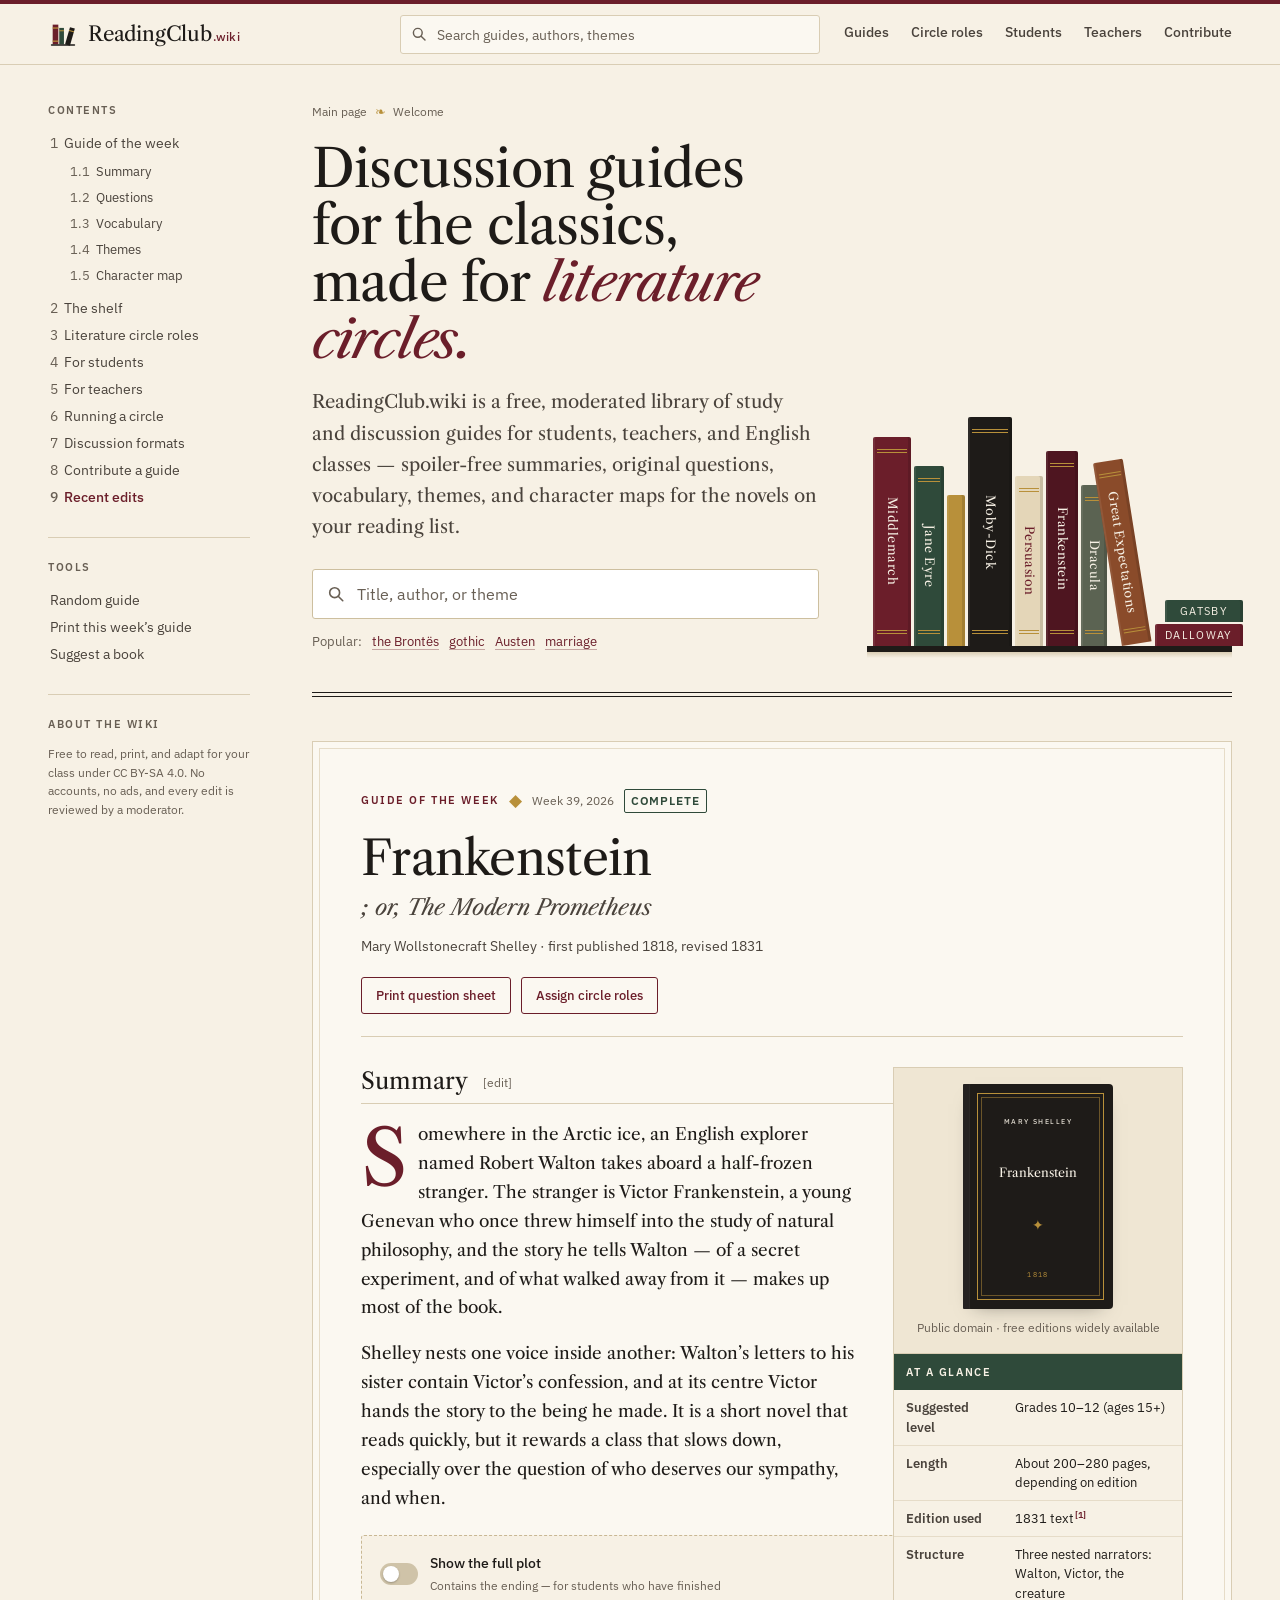
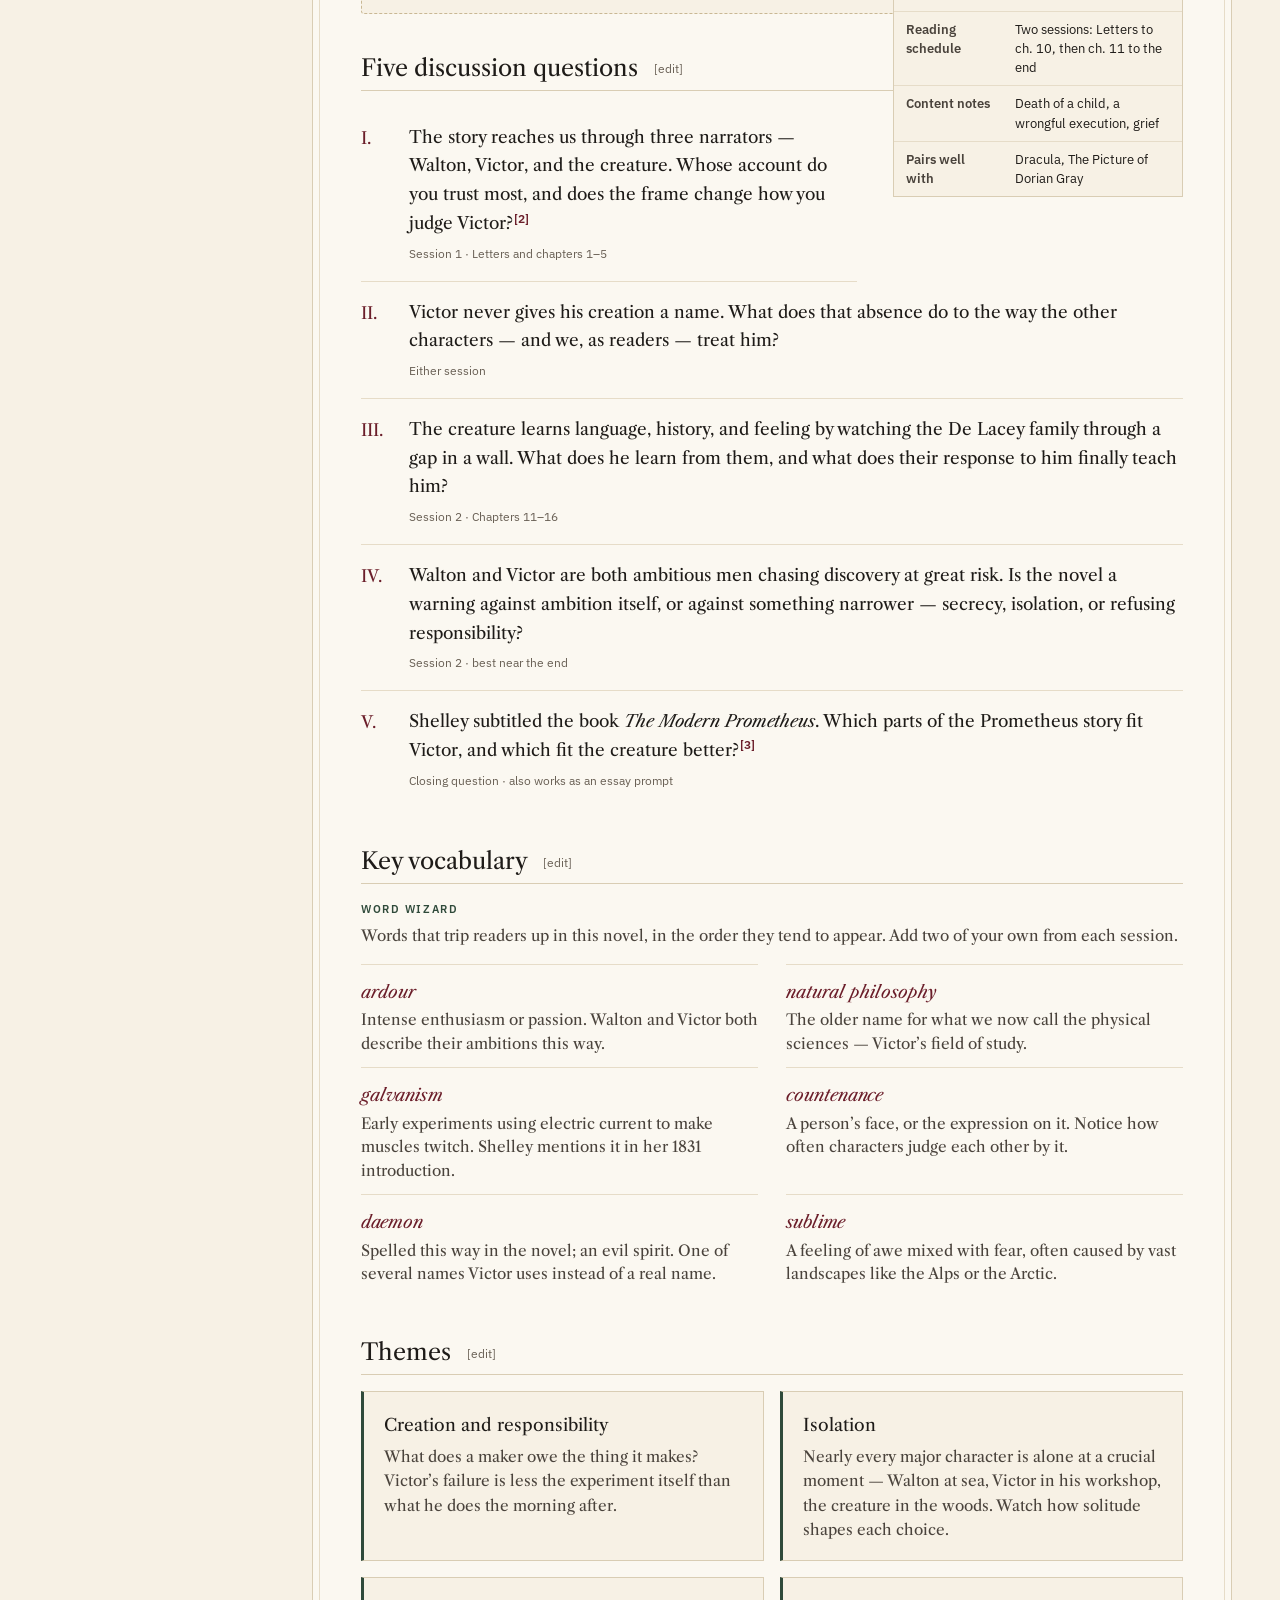
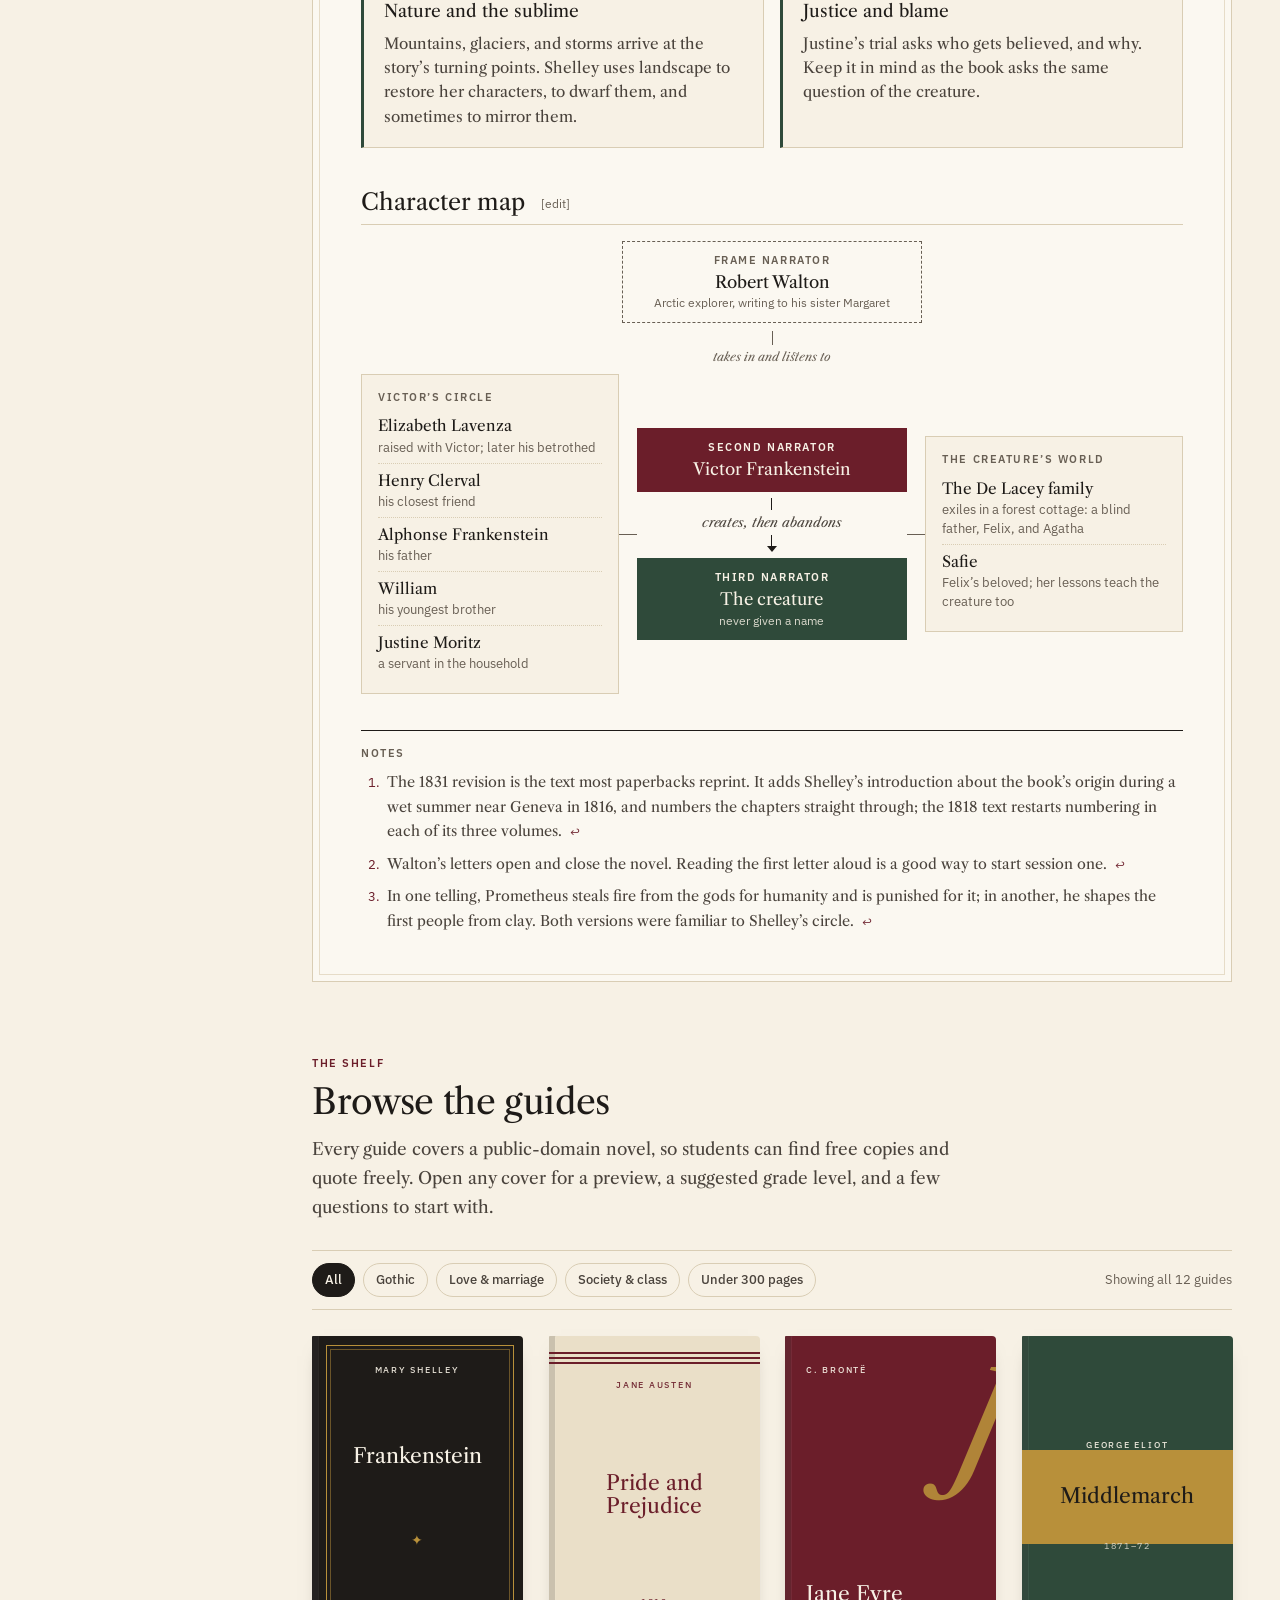
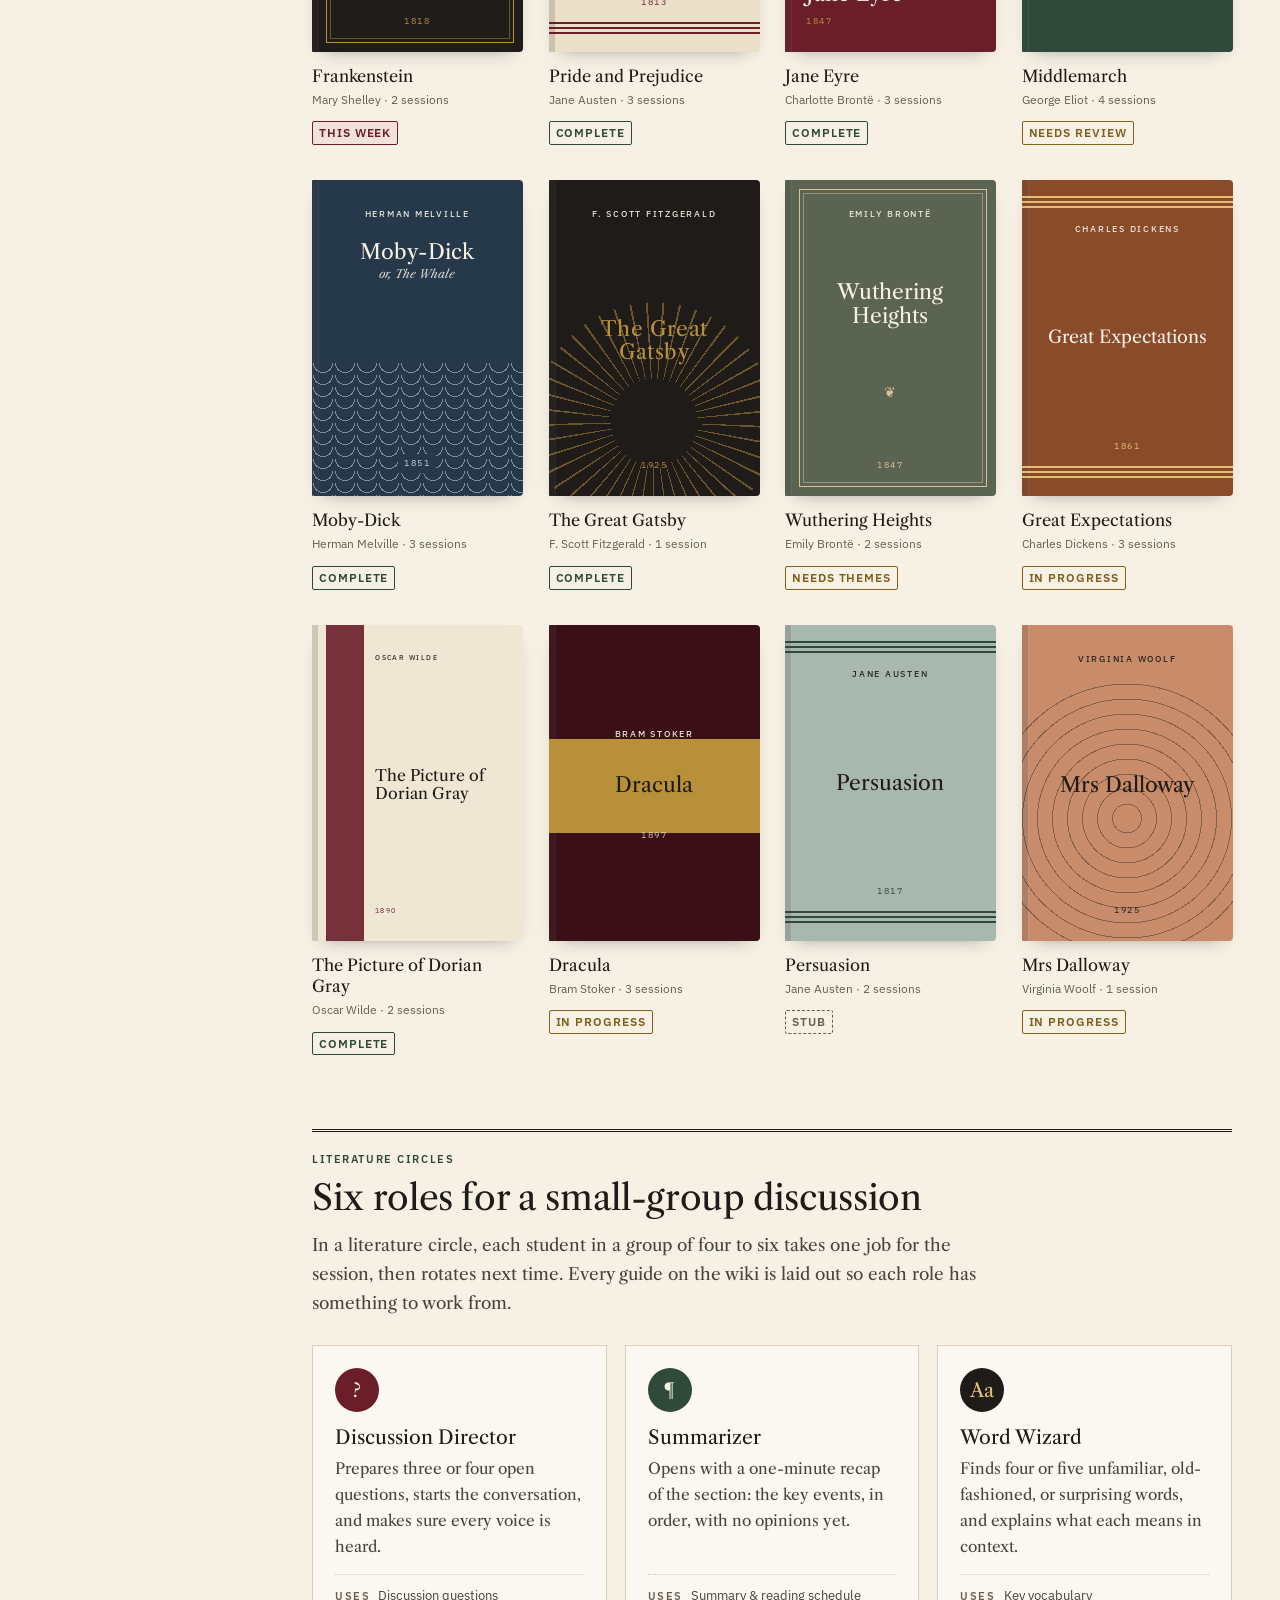
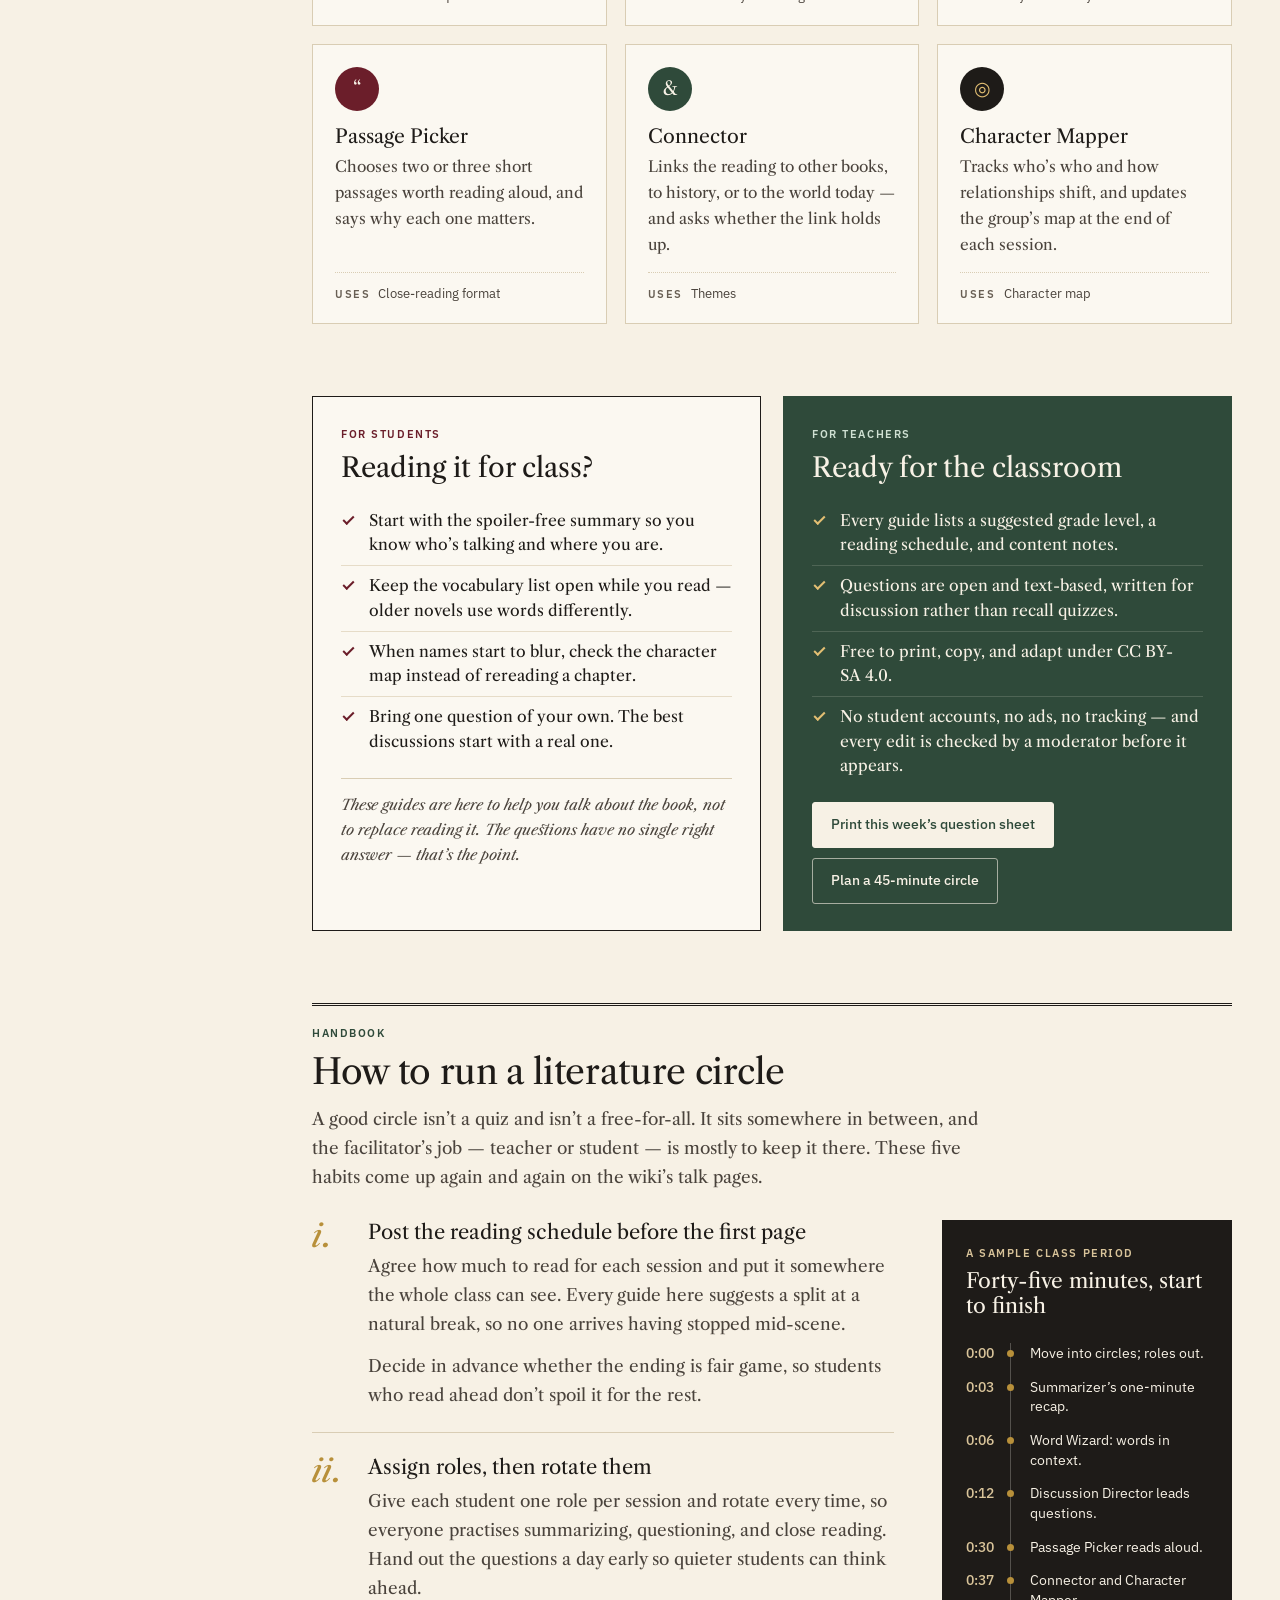
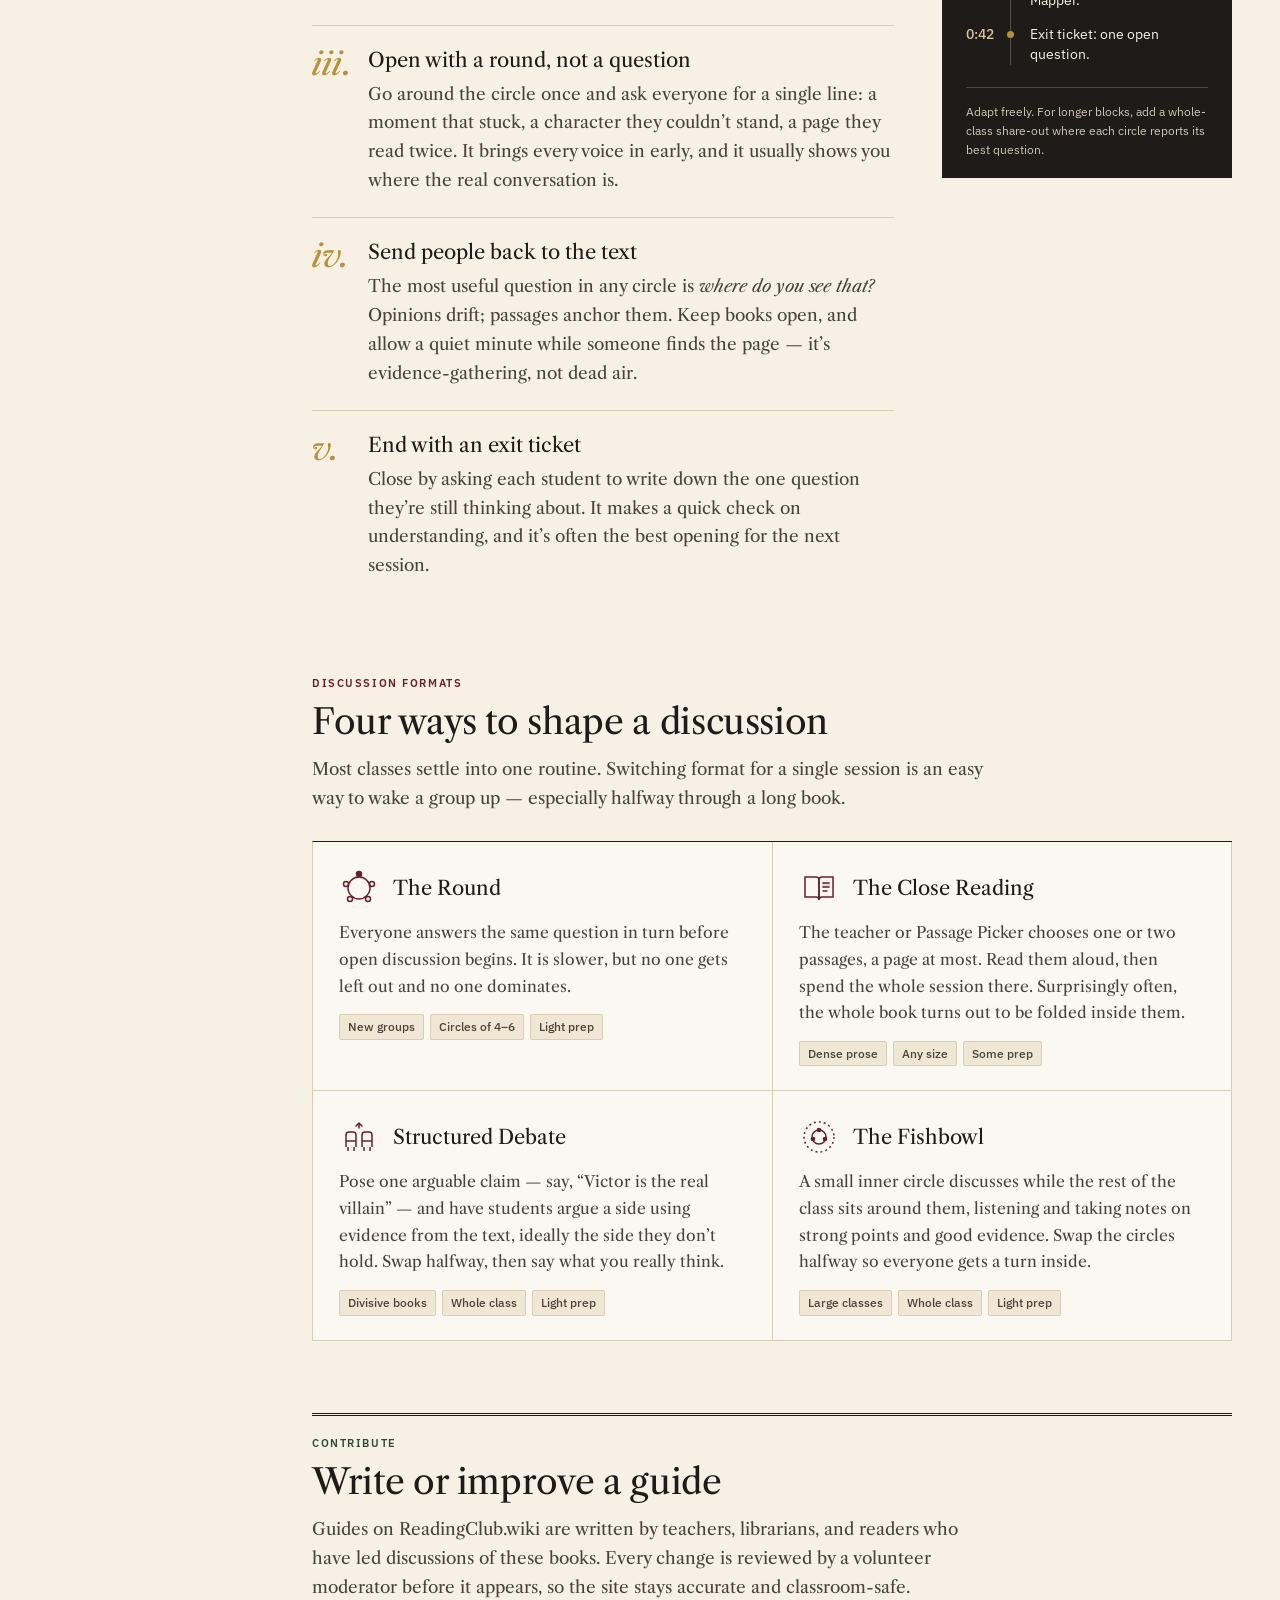
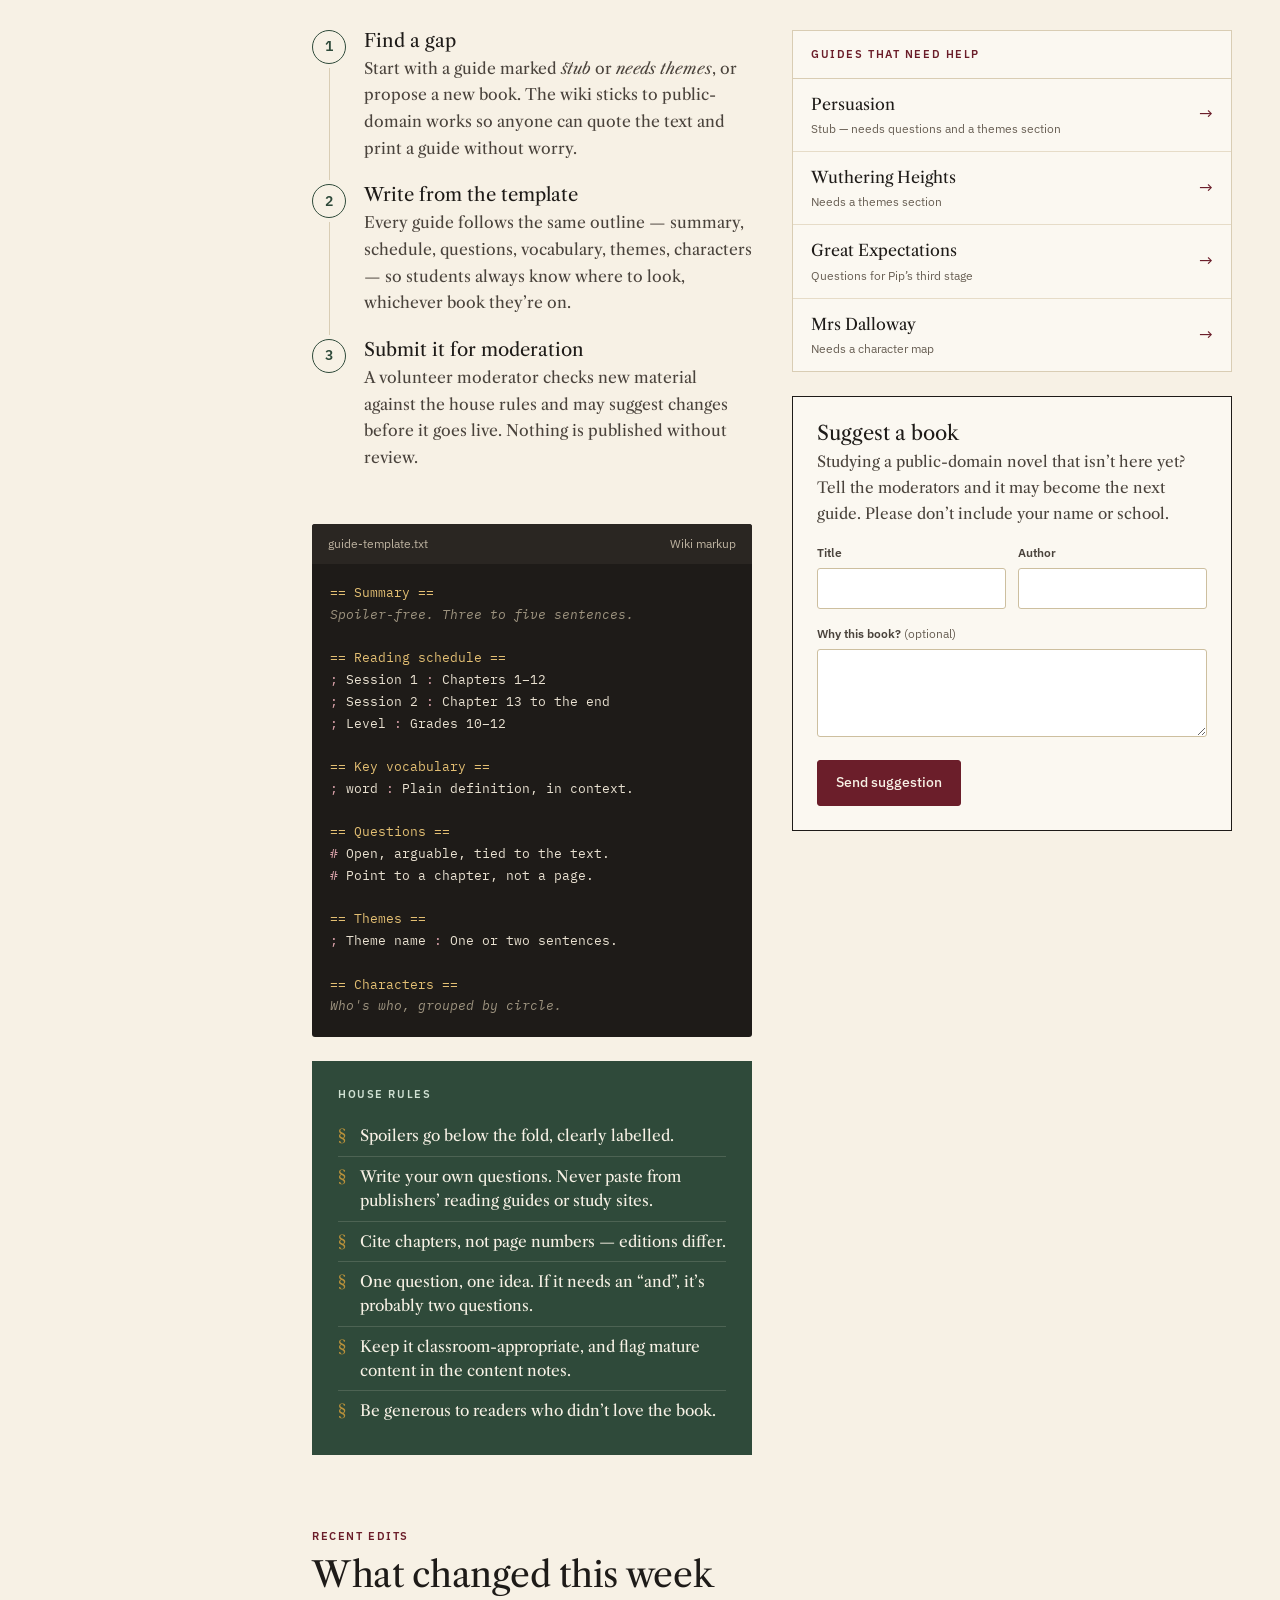
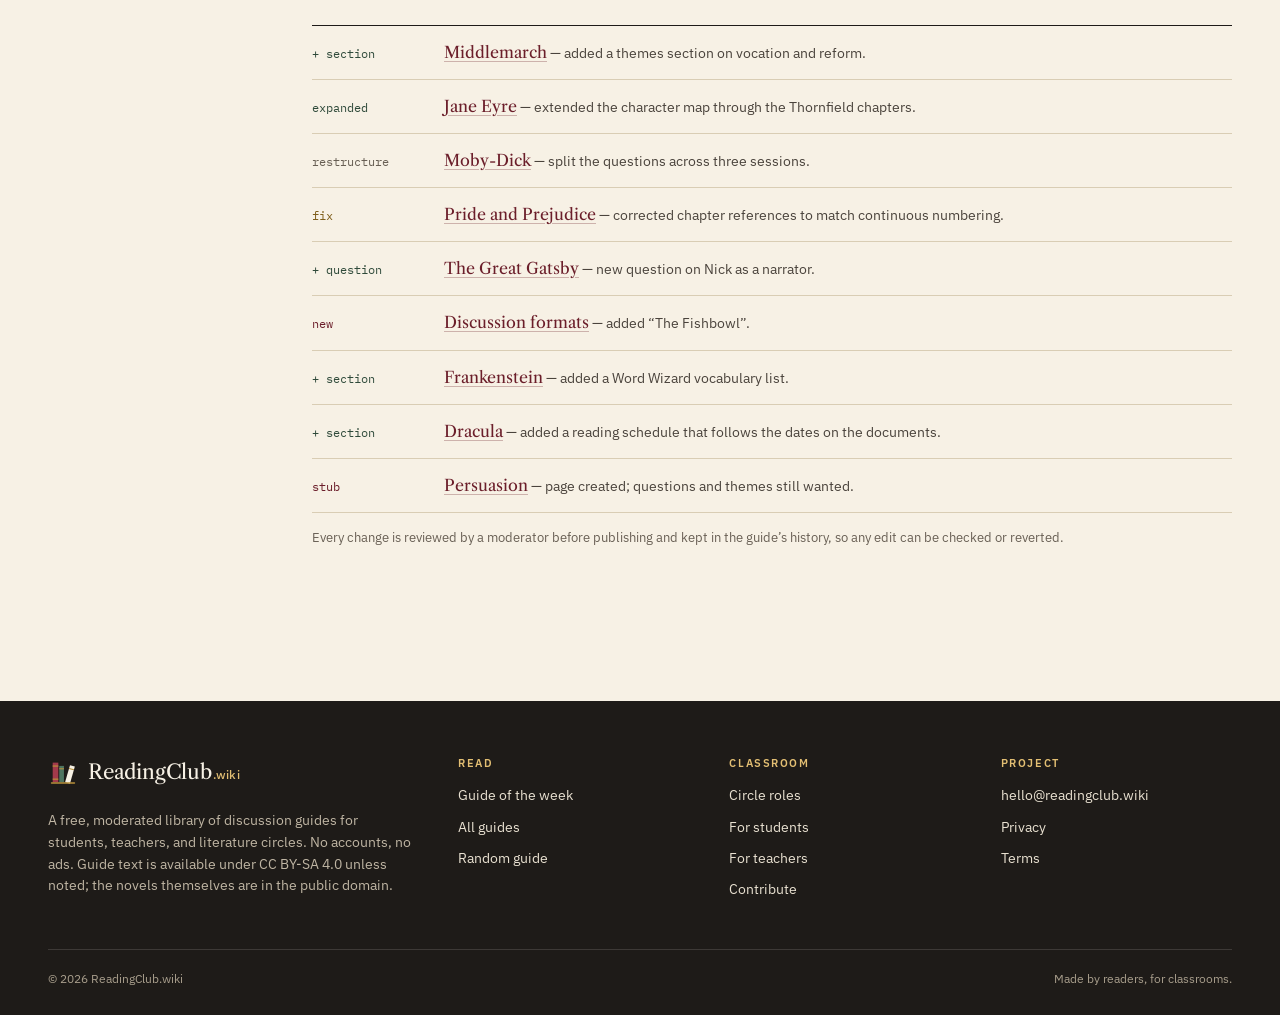
<file: index.html>
<!doctype html>
<html lang="en">
<head>
  <meta charset="utf-8">
  <meta name="viewport" content="width=device-width, initial-scale=1">
  <title>ReadingClub.wiki — Free literature circle guides for students and teachers</title>
  <meta name="description" content="A free, moderated wiki of discussion guides for classic novels, built for students, teachers, and literature circles: spoiler-free summaries, original questions, vocabulary, themes, and character maps.">
  <meta name="theme-color" content="#6B1E2A">
  <link rel="canonical" href="https://readingclub.wiki/">
  <link rel="icon" href="favicon.svg" type="image/svg+xml">

  <meta property="og:type" content="website">
  <meta property="og:site_name" content="ReadingClub.wiki">
  <meta property="og:title" content="ReadingClub.wiki — Free literature circle guides for students and teachers">
  <meta property="og:description" content="Spoiler-free summaries, original discussion questions, vocabulary, themes, and character maps for classic novels. Free, ad-free, no accounts — made for classrooms.">
  <meta property="og:url" content="https://readingclub.wiki/">
  <meta property="og:locale" content="en_US">
  <meta name="twitter:card" content="summary">

  <link rel="preconnect" href="https://fonts.googleapis.com">
  <link rel="preconnect" href="https://fonts.gstatic.com" crossorigin>
  <link href="https://fonts.googleapis.com/css2?family=IBM+Plex+Mono:wght@400&family=IBM+Plex+Sans:wght@400;500;600&family=Libre+Caslon+Text:ital,wght@0,400;0,700;1,400&display=swap" rel="stylesheet">
  <link rel="stylesheet" href="style.css">
</head>
<body>
<a class="skip" href="#main">Skip to content</a>

<header class="site-header">
  <div class="wrap header-inner">
    <a class="brand" href="index.html" aria-label="ReadingClub.wiki, main page">
      <svg class="brand-mark" viewBox="0 0 32 32" aria-hidden="true">
        <rect x="5" y="6" width="6" height="21" fill="#6B1E2A"/>
        <rect x="5" y="9" width="6" height="1.3" fill="#B8903A"/>
        <rect x="5" y="23" width="6" height="1.3" fill="#B8903A"/>
        <rect x="12" y="9.5" width="5" height="17.5" fill="#2F4A3A"/>
        <rect x="12" y="12" width="5" height="1.1" fill="#B8903A"/>
        <g transform="rotate(16 18.2 27)"><rect x="18.2" y="8" width="5.4" height="19" fill="#1E1B18"/><rect x="18.2" y="11" width="5.4" height="1.1" fill="#B8903A"/></g>
        <rect x="3" y="27" width="26" height="1.6" rx=".8" fill="#1E1B18"/>
      </svg>
      <span class="brand-word">ReadingClub<em>.wiki</em></span>
    </a>

    <form class="header-search" role="search" data-search-form>
      <label class="sr-only" for="q-header">Search guides</label>
      <svg class="search-icon" viewBox="0 0 20 20" fill="none" stroke="currentColor" stroke-width="1.8" aria-hidden="true"><circle cx="8.5" cy="8.5" r="5.5"/><path d="M13 13l4.5 4.5" stroke-linecap="round"/></svg>
      <input class="search-field" id="q-header" type="search" placeholder="Search guides, authors, themes" autocomplete="off" data-search>
    </form>

    <button class="nav-toggle" type="button" aria-expanded="false" aria-controls="site-nav">
      <span class="nav-toggle-bars" aria-hidden="true"><span></span></span> Menu
    </button>
    <nav class="site-nav" id="site-nav" aria-label="Primary">
      <a href="#shelf">Guides</a>
      <a href="#roles">Circle roles</a>
      <a href="#students">Students</a>
      <a href="#teachers">Teachers</a>
      <a href="#contribute">Contribute</a>
    </nav>
  </div>
</header>

<div class="wrap layout">
  <aside class="sidebar" aria-label="On this page">
    <button class="toc-toggle" type="button" aria-expanded="false" aria-controls="toc">Contents</button>
    <nav class="toc" id="toc" aria-label="Contents">
      <div class="toc-block">
        <p class="label">Contents</p>
        <ol>
          <li><a href="#featured">Guide of the week</a>
            <ol>
              <li><a href="#fg-summary">Summary</a></li>
              <li><a href="#fg-questions">Questions</a></li>
              <li><a href="#fg-vocab">Vocabulary</a></li>
              <li><a href="#fg-themes">Themes</a></li>
              <li><a href="#fg-characters">Character map</a></li>
            </ol>
          </li>
          <li><a href="#shelf">The shelf</a></li>
          <li><a href="#roles">Literature circle roles</a></li>
          <li><a href="#students">For students</a></li>
          <li><a href="#teachers">For teachers</a></li>
          <li><a href="#meetings">Running a circle</a></li>
          <li><a href="#formats">Discussion formats</a></li>
          <li><a href="#contribute">Contribute a guide</a></li>
          <li><a href="#edits">Recent edits</a></li>
        </ol>
      </div>
      <div class="toc-block">
        <p class="label">Tools</p>
        <ul>
          <li><button class="tool" type="button" data-random>Random guide</button></li>
          <li><button class="tool" type="button" data-print>Print this week’s guide</button></li>
          <li><a href="#suggest">Suggest a book</a></li>
        </ul>
      </div>
      <div class="toc-block">
        <p class="label">About the wiki</p>
        <p class="toc-note">Free to read, print, and adapt for your class under CC&nbsp;BY-SA&nbsp;4.0. No accounts, no ads, and every edit is reviewed by a moderator.</p>
      </div>
    </nav>
  </aside>

  <main id="main">

    <section class="intro" aria-labelledby="page-title">
      <div>
        <p class="breadcrumb"><span>Main page</span><span aria-hidden="true">❧</span><span>Welcome</span></p>
        <h1 id="page-title">Discussion guides for the classics, made for <em>literature circles.</em></h1>
        <p class="lede">ReadingClub.wiki is a free, moderated library of study and discussion guides for students, teachers, and English classes — spoiler-free summaries, original questions, vocabulary, themes, and character maps for the novels on your reading list.</p>
        <form class="hero-search" role="search" data-search-form>
          <label class="sr-only" for="q-hero">Search the guides</label>
          <svg class="search-icon" viewBox="0 0 20 20" fill="none" stroke="currentColor" stroke-width="1.8" aria-hidden="true"><circle cx="8.5" cy="8.5" r="5.5"/><path d="M13 13l4.5 4.5" stroke-linecap="round"/></svg>
          <input class="search-field" id="q-hero" type="search" placeholder="Title, author, or theme" autocomplete="off" data-search>
        </form>
        <p class="search-hints">
          <span>Popular:</span>
          <button class="hint" type="button" data-hint="Brontë">the Brontës</button>
          <button class="hint" type="button" data-hint="gothic">gothic</button>
          <button class="hint" type="button" data-hint="Austen">Austen</button>
          <button class="hint" type="button" data-hint="marriage">marriage</button>
        </p>
      </div>

      <div class="shelf-art" aria-hidden="true">
        <span class="spine" style="--w:38px;--h:86%;--c:#6B1E2A">Middlemarch</span>
        <span class="spine" style="--w:30px;--h:74%;--c:#2F4A3A">Jane Eyre</span>
        <span class="spine spine--plain" style="--w:18px;--h:62%;--c:#B8903A;--t:#1E1B18"></span>
        <span class="spine" style="--w:44px;--h:94%;--c:#1E1B18">Moby-Dick</span>
        <span class="spine" style="--w:28px;--h:70%;--c:#E4D6B8;--t:#6B1E2A">Persuasion</span>
        <span class="spine" style="--w:32px;--h:80%;--c:#4E1520">Frankenstein</span>
        <span class="spine" style="--w:26px;--h:66%;--c:#5B6352">Dracula</span>
        <span class="spine spine--lean" style="--w:30px;--h:76%;--c:#8A4B2A">Great Expectations</span>
        <span class="spine-stack">
          <span class="spine spine--flat" style="--c:#2F4A3A">Gatsby</span>
          <span class="spine spine--flat" style="--c:#6B1E2A">Dalloway</span>
        </span>
      </div>
    </section>

    <article id="featured" class="featured" aria-labelledby="featured-title">
      <header class="article-head">
        <p class="kicker">
          <span class="label label--ox">Guide of the week</span>
          <span class="dot" aria-hidden="true">◆</span>
          <span class="meta">Week 39, 2026</span>
          <span class="badge badge--complete">Complete</span>
        </p>
        <h2 id="featured-title">Frankenstein<span class="subtitle">; or, The Modern Prometheus</span></h2>
        <p class="byline">Mary Wollstonecraft Shelley · first published 1818, revised 1831</p>
        <div class="article-tools">
          <button class="btn btn--ghost" type="button" data-print>Print question sheet</button>
          <a class="btn btn--ghost" href="#roles">Assign circle roles</a>
        </div>
      </header>

      <div class="article-body">
        <aside class="infobox" aria-label="Frankenstein at a glance">
          <div class="infobox-cover">
            <span class="cover cover--frame" style="--bg:#1E1B18;--fg:#F7F1E5;--ac:#B8903A" aria-hidden="true">
              <span class="cover-author">Mary Shelley</span>
              <span class="cover-title">Frankenstein</span>
              <span class="cover-orn">✦</span>
              <span class="cover-year">1818</span>
            </span>
            <p class="infobox-cap">Public domain · free editions widely available</p>
          </div>
          <table>
            <caption>At a glance</caption>
            <tr><th scope="row">Suggested level</th><td>Grades 10–12 (ages 15+)</td></tr>
            <tr><th scope="row">Length</th><td>About 200–280 pages, depending on edition</td></tr>
            <tr><th scope="row">Edition used</th><td>1831 text<span class="fn"><a href="#note-1" id="ref-1" aria-label="Note 1">[1]</a></span></td></tr>
            <tr><th scope="row">Structure</th><td>Three nested narrators: Walton, Victor, the creature</td></tr>
            <tr><th scope="row">Reading schedule</th><td>Two sessions: Letters to ch. 10, then ch. 11 to the end</td></tr>
            <tr><th scope="row">Content notes</th><td>Death of a child, a wrongful execution, grief</td></tr>
            <tr><th scope="row">Pairs well with</th><td>Dracula, The Picture of Dorian Gray</td></tr>
          </table>
        </aside>

        <section id="fg-summary" aria-labelledby="fg-summary-h">
          <h3 id="fg-summary-h">Summary <a class="edit-link" href="#contribute">edit</a></h3>
          <p class="dropcap">Somewhere in the Arctic ice, an English explorer named Robert Walton takes aboard a half-frozen stranger. The stranger is Victor Frankenstein, a young Genevan who once threw himself into the study of natural philosophy, and the story he tells Walton — of a secret experiment, and of what walked away from it — makes up most of the book.</p>
          <p>Shelley nests one voice inside another: Walton’s letters to his sister contain Victor’s confession, and at its centre Victor hands the story to the being he made. It is a short novel that reads quickly, but it rewards a class that slows down, especially over the question of who deserves our sympathy, and when.</p>

          <div class="spoiler">
            <button class="switch" type="button" role="switch" aria-checked="false" aria-controls="spoiler-text" data-spoiler>
              <span class="switch-track" aria-hidden="true"></span>
              <span>Show the full plot<small>Contains the ending — for students who have finished</small></span>
            </button>
            <div class="spoiler-text" id="spoiler-text" hidden>
              <p>Victor brings his creature to life and immediately flees from it. Abandoned, the creature teaches himself to speak and read by secretly watching the De Lacey family, but when he finally reveals himself they drive him away. His grief hardens into revenge: Victor’s young brother William is killed, and Justine, a servant of the household, is executed for the crime.</p>
              <p>The creature demands a companion. Victor begins one, then destroys it. In return the creature kills Henry Clerval and, on Victor’s wedding night, Elizabeth. Victor pursues him north into the ice, which is where Walton finds him. Victor dies aboard the ship; the creature appears over his body, mourns him, and leaves to end his own life.</p>
            </div>
          </div>
        </section>

        <section id="fg-questions" aria-labelledby="fg-questions-h">
          <h3 id="fg-questions-h">Five discussion questions <a class="edit-link" href="#contribute">edit</a></h3>
          <ol class="questions">
            <li><p>The story reaches us through three narrators — Walton, Victor, and the creature. Whose account do you trust most, and does the frame change how you judge Victor?<span class="fn"><a href="#note-2" id="ref-2" aria-label="Note 2">[2]</a></span><span class="q-meta">Session 1 · Letters and chapters 1–5</span></p></li>
            <li><p>Victor never gives his creation a name. What does that absence do to the way the other characters — and we, as readers — treat him?<span class="q-meta">Either session</span></p></li>
            <li><p>The creature learns language, history, and feeling by watching the De Lacey family through a gap in a wall. What does he learn from them, and what does their response to him finally teach him?<span class="q-meta">Session 2 · Chapters 11–16</span></p></li>
            <li><p>Walton and Victor are both ambitious men chasing discovery at great risk. Is the novel a warning against ambition itself, or against something narrower — secrecy, isolation, or refusing responsibility?<span class="q-meta">Session 2 · best near the end</span></p></li>
            <li><p>Shelley subtitled the book <cite>The Modern Prometheus</cite>. Which parts of the Prometheus story fit Victor, and which fit the creature better?<span class="fn"><a href="#note-3" id="ref-3" aria-label="Note 3">[3]</a></span><span class="q-meta">Closing question · also works as an essay prompt</span></p></li>
          </ol>
        </section>

        <section id="fg-vocab" aria-labelledby="fg-vocab-h">
          <h3 id="fg-vocab-h">Key vocabulary <a class="edit-link" href="#contribute">edit</a></h3>
          <p class="section-note"><span class="label label--green">Word Wizard</span> Words that trip readers up in this novel, in the order they tend to appear. Add two of your own from each session.</p>
          <dl class="vocab">
            <div><dt>ardour</dt><dd>Intense enthusiasm or passion. Walton and Victor both describe their ambitions this way.</dd></div>
            <div><dt>natural philosophy</dt><dd>The older name for what we now call the physical sciences — Victor’s field of study.</dd></div>
            <div><dt>galvanism</dt><dd>Early experiments using electric current to make muscles twitch. Shelley mentions it in her 1831 introduction.</dd></div>
            <div><dt>countenance</dt><dd>A person’s face, or the expression on it. Notice how often characters judge each other by it.</dd></div>
            <div><dt>daemon</dt><dd>Spelled this way in the novel; an evil spirit. One of several names Victor uses instead of a real name.</dd></div>
            <div><dt>sublime</dt><dd>A feeling of awe mixed with fear, often caused by vast landscapes like the Alps or the Arctic.</dd></div>
          </dl>
        </section>

        <section id="fg-themes" aria-labelledby="fg-themes-h">
          <h3 id="fg-themes-h">Themes <a class="edit-link" href="#contribute">edit</a></h3>
          <dl class="themes">
            <div class="theme">
              <dt>Creation and responsibility</dt>
              <dd>What does a maker owe the thing it makes? Victor’s failure is less the experiment itself than what he does the morning after.</dd>
            </div>
            <div class="theme">
              <dt>Isolation</dt>
              <dd>Nearly every major character is alone at a crucial moment — Walton at sea, Victor in his workshop, the creature in the woods. Watch how solitude shapes each choice.</dd>
            </div>
            <div class="theme">
              <dt>Nature and the sublime</dt>
              <dd>Mountains, glaciers, and storms arrive at the story’s turning points. Shelley uses landscape to restore her characters, to dwarf them, and sometimes to mirror them.</dd>
            </div>
            <div class="theme">
              <dt>Justice and blame</dt>
              <dd>Justine’s trial asks who gets believed, and why. Keep it in mind as the book asks the same question of the creature.</dd>
            </div>
          </dl>
        </section>

        <section id="fg-characters" aria-labelledby="fg-characters-h">
          <h3 id="fg-characters-h">Character map <a class="edit-link" href="#contribute">edit</a></h3>
          <div class="charmap">
            <div class="cm-node cm-frame">
              <span class="cm-role">Frame narrator</span>
              <strong>Robert Walton</strong>
              <span>Arctic explorer, writing to his sister Margaret</span>
            </div>
            <div class="cm-link">takes in and listens to</div>
            <div class="cm-core">
              <div class="cm-group cm-group--left">
                <p class="label">Victor’s circle</p>
                <ul>
                  <li><strong>Elizabeth Lavenza</strong>raised with Victor; later his betrothed</li>
                  <li><strong>Henry Clerval</strong>his closest friend</li>
                  <li><strong>Alphonse Frankenstein</strong>his father</li>
                  <li><strong>William</strong>his youngest brother</li>
                  <li><strong>Justine Moritz</strong>a servant in the household</li>
                </ul>
              </div>
              <div class="cm-center">
                <div class="cm-node cm-node--victor"><span class="cm-role">Second narrator</span><strong>Victor Frankenstein</strong></div>
                <div class="cm-arrow"><span>creates, then abandons</span><i></i></div>
                <div class="cm-node cm-node--creature"><span class="cm-role">Third narrator</span><strong>The creature</strong><span>never given a name</span></div>
              </div>
              <div class="cm-group cm-group--right">
                <p class="label">The creature’s world</p>
                <ul>
                  <li><strong>The De Lacey family</strong>exiles in a forest cottage: a blind father, Felix, and Agatha</li>
                  <li><strong>Safie</strong>Felix’s beloved; her lessons teach the creature too</li>
                </ul>
              </div>
            </div>
          </div>
        </section>

        <section class="footnotes" aria-labelledby="notes-h">
          <h3 id="notes-h">Notes</h3>
          <ol>
            <li id="note-1">The 1831 revision is the text most paperbacks reprint. It adds Shelley’s introduction about the book’s origin during a wet summer near Geneva in 1816, and numbers the chapters straight through; the 1818 text restarts numbering in each of its three volumes. <a class="backref" href="#ref-1" aria-label="Back to reference 1">↩</a></li>
            <li id="note-2">Walton’s letters open and close the novel. Reading the first letter aloud is a good way to start session one. <a class="backref" href="#ref-2" aria-label="Back to reference 2">↩</a></li>
            <li id="note-3">In one telling, Prometheus steals fire from the gods for humanity and is punished for it; in another, he shapes the first people from clay. Both versions were familiar to Shelley’s circle. <a class="backref" href="#ref-3" aria-label="Back to reference 3">↩</a></li>
          </ol>
        </section>
      </div>
    </article>

    <section id="shelf" class="section" aria-labelledby="shelf-h">
      <div class="section-head">
        <p class="label label--ox">The shelf</p>
        <h2 id="shelf-h">Browse the guides</h2>
        <p class="section-lede">Every guide covers a public-domain novel, so students can find free copies and quote freely. Open any cover for a preview, a suggested grade level, and a few questions to start with.</p>
      </div>

      <div class="shelf-bar">
        <div class="chips" role="group" aria-label="Filter guides">
          <button class="chip" type="button" aria-pressed="true" data-filter="all">All</button>
          <button class="chip" type="button" aria-pressed="false" data-filter="gothic">Gothic</button>
          <button class="chip" type="button" aria-pressed="false" data-filter="marriage">Love &amp; marriage</button>
          <button class="chip" type="button" aria-pressed="false" data-filter="society">Society &amp; class</button>
          <button class="chip" type="button" aria-pressed="false" data-filter="short">Under 300 pages</button>
        </div>
        <p class="result-count" aria-live="polite" data-count>Showing all 12 guides</p>
      </div>

      <ul class="guides" data-guides>
        <li class="guide" data-book="frankenstein" data-tags="gothic short" data-keywords="frankenstein mary shelley 1818 gothic science creation monster prometheus">
          <button class="guide-btn" type="button" aria-haspopup="dialog">
            <span class="cover cover--frame" style="--bg:#1E1B18;--fg:#F7F1E5;--ac:#B8903A" aria-hidden="true">
              <span class="cover-author">Mary Shelley</span><span class="cover-title">Frankenstein</span><span class="cover-orn">✦</span><span class="cover-year">1818</span>
            </span>
            <span class="guide-meta"><span class="guide-title">Frankenstein</span><span class="guide-sub">Mary Shelley · 2 sessions</span><span class="badge badge--featured">This week</span></span>
          </button>
        </li>
        <li class="guide" data-book="pride" data-tags="marriage society" data-keywords="pride and prejudice jane austen 1813 elizabeth bennet darcy marriage regency">
          <button class="guide-btn" type="button" aria-haspopup="dialog">
            <span class="cover cover--stripes" style="--bg:#EADFC8;--fg:#6B1E2A;--ac:#6B1E2A" aria-hidden="true">
              <span class="cover-author">Jane Austen</span><span class="cover-title">Pride and Prejudice</span><span class="cover-year">1813</span>
            </span>
            <span class="guide-meta"><span class="guide-title">Pride and Prejudice</span><span class="guide-sub">Jane Austen · 3 sessions</span><span class="badge badge--complete">Complete</span></span>
          </button>
        </li>
        <li class="guide" data-book="janeeyre" data-tags="gothic marriage society" data-keywords="jane eyre charlotte bronte brontë 1847 rochester thornfield governess gothic">
          <button class="guide-btn" type="button" aria-haspopup="dialog">
            <span class="cover cover--initial" style="--bg:#6B1E2A;--fg:#F7F1E5;--ac:#B8903A" aria-hidden="true">
              <span class="cover-big">J</span><span class="cover-author">C. Brontë</span><span class="cover-title">Jane Eyre</span><span class="cover-year">1847</span>
            </span>
            <span class="guide-meta"><span class="guide-title">Jane Eyre</span><span class="guide-sub">Charlotte Brontë · 3 sessions</span><span class="badge badge--complete">Complete</span></span>
          </button>
        </li>
        <li class="guide" data-book="middlemarch" data-tags="marriage society" data-keywords="middlemarch george eliot 1871 1872 dorothea lydgate reform provincial">
          <button class="guide-btn" type="button" aria-haspopup="dialog">
            <span class="cover cover--band" style="--bg:#2F4A3A;--fg:#F7F1E5;--ac:#B8903A;--bt:#1E1B18" aria-hidden="true">
              <span class="cover-author">George Eliot</span><span class="cover-title">Middle&shy;march</span><span class="cover-year">1871–72</span>
            </span>
            <span class="guide-meta"><span class="guide-title">Middlemarch</span><span class="guide-sub">George Eliot · 4 sessions</span><span class="badge badge--progress">Needs review</span></span>
          </button>
        </li>
        <li class="guide" data-book="moby" data-tags="society" data-keywords="moby-dick moby dick herman melville 1851 whale ahab ishmael sea voyage">
          <button class="guide-btn" type="button" aria-haspopup="dialog">
            <span class="cover cover--waves" style="--bg:#26394A;--fg:#F7F1E5;--ac:#C9D3D6" aria-hidden="true">
              <span class="cover-author">Herman Melville</span><span class="cover-title">Moby-Dick<small>or, The Whale</small></span><span class="cover-year">1851</span>
            </span>
            <span class="guide-meta"><span class="guide-title">Moby-Dick</span><span class="guide-sub">Herman Melville · 3 sessions</span><span class="badge badge--complete">Complete</span></span>
          </button>
        </li>
        <li class="guide" data-book="gatsby" data-tags="short society marriage" data-keywords="the great gatsby f scott fitzgerald 1925 jazz age nick carraway daisy long island american dream">
          <button class="guide-btn" type="button" aria-haspopup="dialog">
            <span class="cover cover--deco" style="--bg:#1E1B18;--fg:#F7F1E5;--ac:#B8903A" aria-hidden="true">
              <span class="cover-author">F. Scott Fitzgerald</span><span class="cover-title">The Great Gatsby</span><span class="cover-year">1925</span>
            </span>
            <span class="guide-meta"><span class="guide-title">The Great Gatsby</span><span class="guide-sub">F. Scott Fitzgerald · 1 session</span><span class="badge badge--complete">Complete</span></span>
          </button>
        </li>
        <li class="guide" data-book="wuthering" data-tags="gothic marriage" data-keywords="wuthering heights emily bronte brontë 1847 heathcliff catherine moors revenge gothic">
          <button class="guide-btn" type="button" aria-haspopup="dialog">
            <span class="cover cover--frame" style="--bg:#5B6352;--fg:#F7F1E5;--ac:#D9C49A" aria-hidden="true">
              <span class="cover-author">Emily Brontë</span><span class="cover-title">Wuthering Heights</span><span class="cover-orn">❦</span><span class="cover-year">1847</span>
            </span>
            <span class="guide-meta"><span class="guide-title">Wuthering Heights</span><span class="guide-sub">Emily Brontë · 2 sessions</span><span class="badge badge--progress">Needs themes</span></span>
          </button>
        </li>
        <li class="guide" data-book="expectations" data-tags="society" data-keywords="great expectations charles dickens 1861 pip estella miss havisham london class">
          <button class="guide-btn" type="button" aria-haspopup="dialog">
            <span class="cover cover--stripes" style="--bg:#8A4B2A;--fg:#F7F1E5;--ac:#E3BF73" aria-hidden="true">
              <span class="cover-author">Charles Dickens</span><span class="cover-title" style="font-size:clamp(.7rem, 10.5cqi, 1.15rem)">Great Expectations</span><span class="cover-year">1861</span>
            </span>
            <span class="guide-meta"><span class="guide-title">Great Expectations</span><span class="guide-sub">Charles Dickens · 3 sessions</span><span class="badge badge--progress">In progress</span></span>
          </button>
        </li>
        <li class="guide" data-book="dorian" data-tags="gothic short society" data-keywords="the picture of dorian gray oscar wilde 1890 1891 portrait beauty aestheticism gothic">
          <button class="guide-btn" type="button" aria-haspopup="dialog">
            <span class="cover cover--spine" style="--bg:#EFE6D3;--fg:#1E1B18;--ac:#6B1E2A" aria-hidden="true">
              <span class="cover-author">Oscar Wilde</span><span class="cover-title">The Picture of Dorian Gray</span><span class="cover-year" style="color:#6B1E2A">1890</span>
            </span>
            <span class="guide-meta"><span class="guide-title">The Picture of Dorian Gray</span><span class="guide-sub">Oscar Wilde · 2 sessions</span><span class="badge badge--complete">Complete</span></span>
          </button>
        </li>
        <li class="guide" data-book="dracula" data-tags="gothic" data-keywords="dracula bram stoker 1897 vampire transylvania epistolary gothic mina harker">
          <button class="guide-btn" type="button" aria-haspopup="dialog">
            <span class="cover cover--band" style="--bg:#3A1016;--fg:#F7F1E5;--ac:#B8903A;--bt:#1E1B18" aria-hidden="true">
              <span class="cover-author">Bram Stoker</span><span class="cover-title">Dracula</span><span class="cover-year">1897</span>
            </span>
            <span class="guide-meta"><span class="guide-title">Dracula</span><span class="guide-sub">Bram Stoker · 3 sessions</span><span class="badge badge--progress">In progress</span></span>
          </button>
        </li>
        <li class="guide" data-book="persuasion" data-tags="marriage society short" data-keywords="persuasion jane austen 1817 anne elliot wentworth navy bath second chances">
          <button class="guide-btn" type="button" aria-haspopup="dialog">
            <span class="cover cover--stripes" style="--bg:#A9B8AE;--fg:#1E1B18;--ac:#2F4A3A" aria-hidden="true">
              <span class="cover-author">Jane Austen</span><span class="cover-title">Persuasion</span><span class="cover-year" style="color:#2F4A3A">1817</span>
            </span>
            <span class="guide-meta"><span class="guide-title">Persuasion</span><span class="guide-sub">Jane Austen · 2 sessions</span><span class="badge badge--stub">Stub</span></span>
          </button>
        </li>
        <li class="guide" data-book="dalloway" data-tags="short society" data-keywords="mrs dalloway virginia woolf 1925 modernist london clarissa septimus party one day">
          <button class="guide-btn" type="button" aria-haspopup="dialog">
            <span class="cover cover--rings" style="--bg:#C98C6B;--fg:#1E1B18;--ac:#1E1B18" aria-hidden="true">
              <span class="cover-author">Virginia Woolf</span><span class="cover-title">Mrs Dalloway</span><span class="cover-year" style="color:#1E1B18">1925</span>
            </span>
            <span class="guide-meta"><span class="guide-title">Mrs Dalloway</span><span class="guide-sub">Virginia Woolf · 1 session</span><span class="badge badge--progress">In progress</span></span>
          </button>
        </li>
      </ul>

      <div class="empty" data-empty hidden>
        <p>No guide matches <strong data-empty-term></strong> yet.</p>
        <p class="small">If it’s a public-domain book, it could be the next one on the shelf — <a href="#suggest">suggest it</a> and a moderator will take a look.</p>
      </div>
    </section>

    <section id="roles" class="section" aria-labelledby="roles-h">
      <div class="section-head section-head--rule">
        <p class="label label--green">Literature circles</p>
        <h2 id="roles-h">Six roles for a small-group discussion</h2>
        <p class="section-lede">In a literature circle, each student in a group of four to six takes one job for the session, then rotates next time. Every guide on the wiki is laid out so each role has something to work from.</p>
      </div>
      <ul class="roles">
        <li class="role">
          <span class="role-mark" aria-hidden="true">?</span>
          <h3>Discussion Director</h3>
          <p>Prepares three or four open questions, starts the conversation, and makes sure every voice is heard.</p>
          <p class="role-use"><span class="label">Uses</span> Discussion questions</p>
        </li>
        <li class="role">
          <span class="role-mark" aria-hidden="true">¶</span>
          <h3>Summarizer</h3>
          <p>Opens with a one-minute recap of the section: the key events, in order, with no opinions yet.</p>
          <p class="role-use"><span class="label">Uses</span> Summary &amp; reading schedule</p>
        </li>
        <li class="role">
          <span class="role-mark" aria-hidden="true">Aa</span>
          <h3>Word Wizard</h3>
          <p>Finds four or five unfamiliar, old-fashioned, or surprising words, and explains what each means in context.</p>
          <p class="role-use"><span class="label">Uses</span> Key vocabulary</p>
        </li>
        <li class="role">
          <span class="role-mark" aria-hidden="true">“</span>
          <h3>Passage Picker</h3>
          <p>Chooses two or three short passages worth reading aloud, and says why each one matters.</p>
          <p class="role-use"><span class="label">Uses</span> Close-reading format</p>
        </li>
        <li class="role">
          <span class="role-mark" aria-hidden="true">&amp;</span>
          <h3>Connector</h3>
          <p>Links the reading to other books, to history, or to the world today — and asks whether the link holds up.</p>
          <p class="role-use"><span class="label">Uses</span> Themes</p>
        </li>
        <li class="role">
          <span class="role-mark" aria-hidden="true">◎</span>
          <h3>Character Mapper</h3>
          <p>Tracks who’s who and how relationships shift, and updates the group’s map at the end of each session.</p>
          <p class="role-use"><span class="label">Uses</span> Character map</p>
        </li>
      </ul>
    </section>

    <section class="section audience" aria-label="For students and teachers">
      <div id="students" class="audience-card">
        <p class="label label--ox">For students</p>
        <h2>Reading it for class?</h2>
        <ul class="checklist">
          <li>Start with the spoiler-free summary so you know who’s talking and where you are.</li>
          <li>Keep the vocabulary list open while you read — older novels use words differently.</li>
          <li>When names start to blur, check the character map instead of rereading a chapter.</li>
          <li>Bring one question of your own. The best discussions start with a real one.</li>
        </ul>
        <p class="audience-note">These guides are here to help you talk about the book, not to replace reading it. The questions have no single right answer — that’s the point.</p>
      </div>
      <div id="teachers" class="audience-card audience-card--dark">
        <p class="label">For teachers</p>
        <h2>Ready for the classroom</h2>
        <ul class="checklist">
          <li>Every guide lists a suggested grade level, a reading schedule, and content notes.</li>
          <li>Questions are open and text-based, written for discussion rather than recall quizzes.</li>
          <li>Free to print, copy, and adapt under CC&nbsp;BY-SA&nbsp;4.0.</li>
          <li>No student accounts, no ads, no tracking — and every edit is checked by a moderator before it appears.</li>
        </ul>
        <div class="audience-actions">
          <button class="btn" type="button" data-print>Print this week’s question sheet</button>
          <a class="btn btn--ghost btn--light" href="#meetings">Plan a 45-minute circle</a>
        </div>
      </div>
    </section>

    <section id="meetings" class="section" aria-labelledby="meetings-h">
      <div class="section-head section-head--rule">
        <p class="label label--green">Handbook</p>
        <h2 id="meetings-h">How to run a literature circle</h2>
        <p class="section-lede">A good circle isn’t a quiz and isn’t a free-for-all. It sits somewhere in between, and the facilitator’s job — teacher or student — is mostly to keep it there. These five habits come up again and again on the wiki’s talk pages.</p>
      </div>

      <div class="essay-grid">
        <div>
          <div class="essay-step">
            <span class="essay-num" aria-hidden="true">i.</span>
            <div>
              <h3>Post the reading schedule before the first page</h3>
              <p>Agree how much to read for each session and put it somewhere the whole class can see. Every guide here suggests a split at a natural break, so no one arrives having stopped mid-scene.</p>
              <p>Decide in advance whether the ending is fair game, so students who read ahead don’t spoil it for the rest.</p>
            </div>
          </div>
          <div class="essay-step">
            <span class="essay-num" aria-hidden="true">ii.</span>
            <div>
              <h3>Assign roles, then rotate them</h3>
              <p>Give each student one role per session and rotate every time, so everyone practises summarizing, questioning, and close reading. Hand out the questions a day early so quieter students can think ahead.</p>
            </div>
          </div>
          <div class="essay-step">
            <span class="essay-num" aria-hidden="true">iii.</span>
            <div>
              <h3>Open with a round, not a question</h3>
              <p>Go around the circle once and ask everyone for a single line: a moment that stuck, a character they couldn’t stand, a page they read twice. It brings every voice in early, and it usually shows you where the real conversation is.</p>
            </div>
          </div>
          <div class="essay-step">
            <span class="essay-num" aria-hidden="true">iv.</span>
            <div>
              <h3>Send people back to the text</h3>
              <p>The most useful question in any circle is <em>where do you see that?</em> Opinions drift; passages anchor them. Keep books open, and allow a quiet minute while someone finds the page — it’s evidence-gathering, not dead air.</p>
            </div>
          </div>
          <div class="essay-step">
            <span class="essay-num" aria-hidden="true">v.</span>
            <div>
              <h3>End with an exit ticket</h3>
              <p>Close by asking each student to write down the one question they’re still thinking about. It makes a quick check on understanding, and it’s often the best opening for the next session.</p>
            </div>
          </div>
        </div>

        <aside class="agenda" aria-labelledby="agenda-h">
          <p class="label">A sample class period</p>
          <h3 id="agenda-h">Forty-five minutes, start to finish</h3>
          <ol>
            <li><time>0:00</time><span>Move into circles; roles out.</span></li>
            <li><time>0:03</time><span>Summarizer’s one-minute recap.</span></li>
            <li><time>0:06</time><span>Word Wizard: words in context.</span></li>
            <li><time>0:12</time><span>Discussion Director leads questions.</span></li>
            <li><time>0:30</time><span>Passage Picker reads aloud.</span></li>
            <li><time>0:37</time><span>Connector and Character Mapper.</span></li>
            <li><time>0:42</time><span>Exit ticket: one open question.</span></li>
          </ol>
          <p class="agenda-note">Adapt freely. For longer blocks, add a whole-class share-out where each circle reports its best question.</p>
        </aside>
      </div>
    </section>

    <section id="formats" class="section" aria-labelledby="formats-h">
      <div class="section-head">
        <p class="label label--ox">Discussion formats</p>
        <h2 id="formats-h">Four ways to shape a discussion</h2>
        <p class="section-lede">Most classes settle into one routine. Switching format for a single session is an easy way to wake a group up — especially halfway through a long book.</p>
      </div>
      <div class="formats">
        <article class="format">
          <div class="format-head">
            <svg class="format-icon" viewBox="0 0 40 40" fill="none" stroke="currentColor" stroke-width="1.5" aria-hidden="true"><circle cx="20" cy="20" r="11"/><circle cx="20" cy="6" r="2.5" fill="currentColor"/><circle cx="33" cy="16" r="2.5"/><circle cx="29" cy="31" r="2.5"/><circle cx="11" cy="31" r="2.5"/><circle cx="7" cy="16" r="2.5"/></svg>
            <h3>The Round</h3>
          </div>
          <p>Everyone answers the same question in turn before open discussion begins. It is slower, but no one gets left out and no one dominates.</p>
          <div class="format-facts"><span class="tag">New groups</span><span class="tag">Circles of 4–6</span><span class="tag">Light prep</span></div>
        </article>
        <article class="format">
          <div class="format-head">
            <svg class="format-icon" viewBox="0 0 40 40" fill="none" stroke="currentColor" stroke-width="1.5" aria-hidden="true"><path d="M6 9h11a3 3 0 013 3v20a3 3 0 00-3-3H6z"/><path d="M34 9H23a3 3 0 00-3 3v20a3 3 0 013-3h11z"/><path d="M24 15h6M24 19h6M24 23h4" stroke-linecap="round"/><rect x="23" y="14" width="8" height="6" fill="currentColor" fill-opacity=".15" stroke="none"/></svg>
            <h3>The Close Reading</h3>
          </div>
          <p>The teacher or Passage Picker chooses one or two passages, a page at most. Read them aloud, then spend the whole session there. Surprisingly often, the whole book turns out to be folded inside them.</p>
          <div class="format-facts"><span class="tag">Dense prose</span><span class="tag">Any size</span><span class="tag">Some prep</span></div>
        </article>
        <article class="format">
          <div class="format-head">
            <svg class="format-icon" viewBox="0 0 40 40" fill="none" stroke="currentColor" stroke-width="1.5" aria-hidden="true"><path d="M7 30V18a3 3 0 013-3h4a3 3 0 013 3v12M7 24h10M9 30v4M15 30v4"/><path d="M23 30V18a3 3 0 013-3h4a3 3 0 013 3v12M23 24h10M25 30v4M31 30v4"/><path d="M17 9l3-3 3 3M20 6v5" stroke-linecap="round"/></svg>
            <h3>Structured Debate</h3>
          </div>
          <p>Pose one arguable claim — say, “Victor is the real villain” — and have students argue a side using evidence from the text, ideally the side they don’t hold. Swap halfway, then say what you really think.</p>
          <div class="format-facts"><span class="tag">Divisive books</span><span class="tag">Whole class</span><span class="tag">Light prep</span></div>
        </article>
        <article class="format">
          <div class="format-head">
            <svg class="format-icon" viewBox="0 0 40 40" fill="none" stroke="currentColor" stroke-width="1.5" aria-hidden="true"><circle cx="20" cy="20" r="15" stroke-dasharray="2 3"/><circle cx="20" cy="20" r="7"/><circle cx="20" cy="13" r="1.6" fill="currentColor"/><circle cx="26" cy="22" r="1.6" fill="currentColor"/><circle cx="14" cy="22" r="1.6" fill="currentColor"/></svg>
            <h3>The Fishbowl</h3>
          </div>
          <p>A small inner circle discusses while the rest of the class sits around them, listening and taking notes on strong points and good evidence. Swap the circles halfway so everyone gets a turn inside.</p>
          <div class="format-facts"><span class="tag">Large classes</span><span class="tag">Whole class</span><span class="tag">Light prep</span></div>
        </article>
      </div>
    </section>

    <section id="contribute" class="section" aria-labelledby="contribute-h">
      <div class="section-head section-head--rule">
        <p class="label label--green">Contribute</p>
        <h2 id="contribute-h">Write or improve a guide</h2>
        <p class="section-lede">Guides on ReadingClub.wiki are written by teachers, librarians, and readers who have led discussions of these books. Every change is reviewed by a volunteer moderator before it appears, so the site stays accurate and classroom-safe.</p>
      </div>

      <div class="contribute-grid">
        <div>
          <ol class="steps">
            <li>
              <h3>Find a gap</h3>
              <p>Start with a guide marked <em>stub</em> or <em>needs themes</em>, or propose a new book. The wiki sticks to public-domain works so anyone can quote the text and print a guide without worry.</p>
            </li>
            <li>
              <h3>Write from the template</h3>
              <p>Every guide follows the same outline — summary, schedule, questions, vocabulary, themes, characters — so students always know where to look, whichever book they’re on.</p>
            </li>
            <li>
              <h3>Submit it for moderation</h3>
              <p>A volunteer moderator checks new material against the house rules and may suggest changes before it goes live. Nothing is published without review.</p>
            </li>
          </ol>

          <div class="template">
            <div class="template-bar"><span>guide-template.txt</span><span>Wiki markup</span></div>
<pre><span class="h">== Summary ==</span>
<span class="c">Spoiler-free. Three to five sentences.</span>

<span class="h">== Reading schedule ==</span>
<span class="k">;</span> Session 1 <span class="k">:</span> Chapters 1–12
<span class="k">;</span> Session 2 <span class="k">:</span> Chapter 13 to the end
<span class="k">;</span> Level <span class="k">:</span> Grades 10–12

<span class="h">== Key vocabulary ==</span>
<span class="k">;</span> word <span class="k">:</span> Plain definition, in context.

<span class="h">== Questions ==</span>
<span class="k">#</span> Open, arguable, tied to the text.
<span class="k">#</span> Point to a chapter, not a page.

<span class="h">== Themes ==</span>
<span class="k">;</span> Theme name <span class="k">:</span> One or two sentences.

<span class="h">== Characters ==</span>
<span class="c">Who's who, grouped by circle.</span></pre>
          </div>

          <div class="rules">
            <p class="label">House rules</p>
            <ul>
              <li>Spoilers go below the fold, clearly labelled.</li>
              <li>Write your own questions. Never paste from publishers’ reading guides or study sites.</li>
              <li>Cite chapters, not page numbers — editions differ.</li>
              <li>One question, one idea. If it needs an “and”, it’s probably two questions.</li>
              <li>Keep it classroom-appropriate, and flag mature content in the content notes.</li>
              <li>Be generous to readers who didn’t love the book.</li>
            </ul>
          </div>
        </div>

        <div>
          <div class="wanted">
            <div class="wanted-head">
              <p class="label label--ox">Guides that need help</p>
            </div>
            <ul>
              <li><button type="button" data-open="persuasion"><span><strong>Persuasion</strong><span class="need">Stub — needs questions and a themes section</span></span><span class="arrow" aria-hidden="true">→</span></button></li>
              <li><button type="button" data-open="wuthering"><span><strong>Wuthering Heights</strong><span class="need">Needs a themes section</span></span><span class="arrow" aria-hidden="true">→</span></button></li>
              <li><button type="button" data-open="expectations"><span><strong>Great Expectations</strong><span class="need">Questions for Pip’s third stage</span></span><span class="arrow" aria-hidden="true">→</span></button></li>
              <li><button type="button" data-open="dalloway"><span><strong>Mrs Dalloway</strong><span class="need">Needs a character map</span></span><span class="arrow" aria-hidden="true">→</span></button></li>
            </ul>
          </div>

          <form class="suggest" id="suggest" onsubmit="return rcThanks(this)">
            <h3>Suggest a book</h3>
            <p>Studying a public-domain novel that isn’t here yet? Tell the moderators and it may become the next guide. Please don’t include your name or school.</p>
            <div class="field-row">
              <div class="field">
                <label for="s-title">Title</label>
                <input id="s-title" name="title" type="text" required autocomplete="off">
              </div>
              <div class="field">
                <label for="s-author">Author</label>
                <input id="s-author" name="author" type="text" autocomplete="off">
              </div>
            </div>
            <div class="field">
              <label for="s-why">Why this book? <span>(optional)</span></label>
              <textarea id="s-why" name="why"></textarea>
            </div>
            <button class="btn" type="submit">Send suggestion</button>
            <p class="thanks" role="status" hidden>Thank you — noted. This form is a preview and doesn’t send anything yet; teachers can also email <a href="mailto:hello@readingclub.wiki">hello@readingclub.wiki</a>.</p>
          </form>
        </div>
      </div>
    </section>

    <section id="edits" class="section" aria-labelledby="edits-h">
      <div class="section-head">
        <p class="label label--ox">Recent edits</p>
        <h2 id="edits-h">What changed this week</h2>
      </div>
      <ul class="edits">
        <li><span class="edit-type edit-type--add">+ section</span><span><button class="edit-page" type="button" data-open="middlemarch">Middlemarch</button> <span class="edit-desc">— added a themes section on vocation and reform.</span></span></li>
        <li><span class="edit-type edit-type--add">expanded</span><span><button class="edit-page" type="button" data-open="janeeyre">Jane Eyre</button> <span class="edit-desc">— extended the character map through the Thornfield chapters.</span></span></li>
        <li><span class="edit-type">restructure</span><span><button class="edit-page" type="button" data-open="moby">Moby-Dick</button> <span class="edit-desc">— split the questions across three sessions.</span></span></li>
        <li><span class="edit-type edit-type--fix">fix</span><span><button class="edit-page" type="button" data-open="pride">Pride and Prejudice</button> <span class="edit-desc">— corrected chapter references to match continuous numbering.</span></span></li>
        <li><span class="edit-type edit-type--add">+ question</span><span><button class="edit-page" type="button" data-open="gatsby">The Great Gatsby</button> <span class="edit-desc">— new question on Nick as a narrator.</span></span></li>
        <li><span class="edit-type edit-type--new">new</span><span><a class="edit-page" href="#formats">Discussion formats</a> <span class="edit-desc">— added “The Fishbowl”.</span></span></li>
        <li><span class="edit-type edit-type--add">+ section</span><span><a class="edit-page" href="#fg-vocab">Frankenstein</a> <span class="edit-desc">— added a Word Wizard vocabulary list.</span></span></li>
        <li><span class="edit-type edit-type--add">+ section</span><span><button class="edit-page" type="button" data-open="dracula">Dracula</button> <span class="edit-desc">— added a reading schedule that follows the dates on the documents.</span></span></li>
        <li><span class="edit-type edit-type--new">stub</span><span><button class="edit-page" type="button" data-open="persuasion">Persuasion</button> <span class="edit-desc">— page created; questions and themes still wanted.</span></span></li>
      </ul>
      <p class="edits-note">Every change is reviewed by a moderator before publishing and kept in the guide’s history, so any edit can be checked or reverted.</p>
    </section>

  </main>
</div>

<footer class="site-footer">
  <div class="wrap">
    <div class="footer-top">
      <div class="footer-brand">
        <a class="brand" href="index.html" aria-label="ReadingClub.wiki, main page">
          <svg class="brand-mark" viewBox="0 0 32 32" aria-hidden="true">
            <rect x="5" y="6" width="6" height="21" fill="#A33A4B"/>
            <rect x="5" y="9" width="6" height="1.3" fill="#B8903A"/>
            <rect x="5" y="23" width="6" height="1.3" fill="#B8903A"/>
            <rect x="12" y="9.5" width="5" height="17.5" fill="#4F7560"/>
            <rect x="12" y="12" width="5" height="1.1" fill="#B8903A"/>
            <g transform="rotate(16 18.2 27)"><rect x="18.2" y="8" width="5.4" height="19" fill="#F7F1E5"/><rect x="18.2" y="11" width="5.4" height="1.1" fill="#B8903A"/></g>
            <rect x="3" y="27" width="26" height="1.6" rx=".8" fill="#B8903A"/>
          </svg>
          <span class="brand-word">ReadingClub<em>.wiki</em></span>
        </a>
        <p class="footer-about">A free, moderated library of discussion guides for students, teachers, and literature circles. No accounts, no ads. Guide text is available under CC&nbsp;BY-SA&nbsp;4.0 unless noted; the novels themselves are in the public domain.</p>
      </div>
      <div class="footer-col">
        <h2>Read</h2>
        <ul>
          <li><a href="#featured">Guide of the week</a></li>
          <li><a href="#shelf">All guides</a></li>
          <li><button type="button" data-random>Random guide</button></li>
        </ul>
      </div>
      <div class="footer-col">
        <h2>Classroom</h2>
        <ul>
          <li><a href="#roles">Circle roles</a></li>
          <li><a href="#students">For students</a></li>
          <li><a href="#teachers">For teachers</a></li>
          <li><a href="#contribute">Contribute</a></li>
        </ul>
      </div>
      <div class="footer-col">
        <h2>Project</h2>
        <ul>
          <li><a href="mailto:hello@readingclub.wiki">hello@readingclub.wiki</a></li>
          <li><a href="privacy.html">Privacy</a></li>
          <li><a href="terms.html">Terms</a></li>
        </ul>
      </div>
    </div>
    <div class="footer-bottom">
      <span>© 2026 ReadingClub.wiki</span>
      <span>Made by readers, for classrooms.</span>
    </div>
  </div>
</footer>

<dialog class="guide-dialog" id="guide-dialog" aria-labelledby="dlg-title">
  <button class="dialog-close" type="button" data-close aria-label="Close preview">×</button>
  <div class="dialog-inner">
    <div class="dialog-cover-col" data-dlg-cover></div>
    <div>
      <p class="label label--ox" data-dlg-status>Guide preview</p>
      <h2 class="dialog-title" id="dlg-title" data-dlg-title></h2>
      <p class="dialog-by" data-dlg-by></p>
      <p class="dialog-blurb" data-dlg-blurb></p>
      <ul class="dialog-tags" data-dlg-tags></ul>
      <h3>Questions to start with</h3>
      <ol class="questions" data-dlg-questions></ol>
      <div class="dialog-actions">
        <button class="btn" type="button" data-copy>Copy questions</button>
        <a class="btn btn--ghost" href="#contribute" data-dlg-edit>Suggest an improvement</a>
        <span class="copy-status" role="status" data-copy-status></span>
      </div>
    </div>
  </div>
</dialog>

<script src="script.js" defer></script>
</body>
</html>
</file>
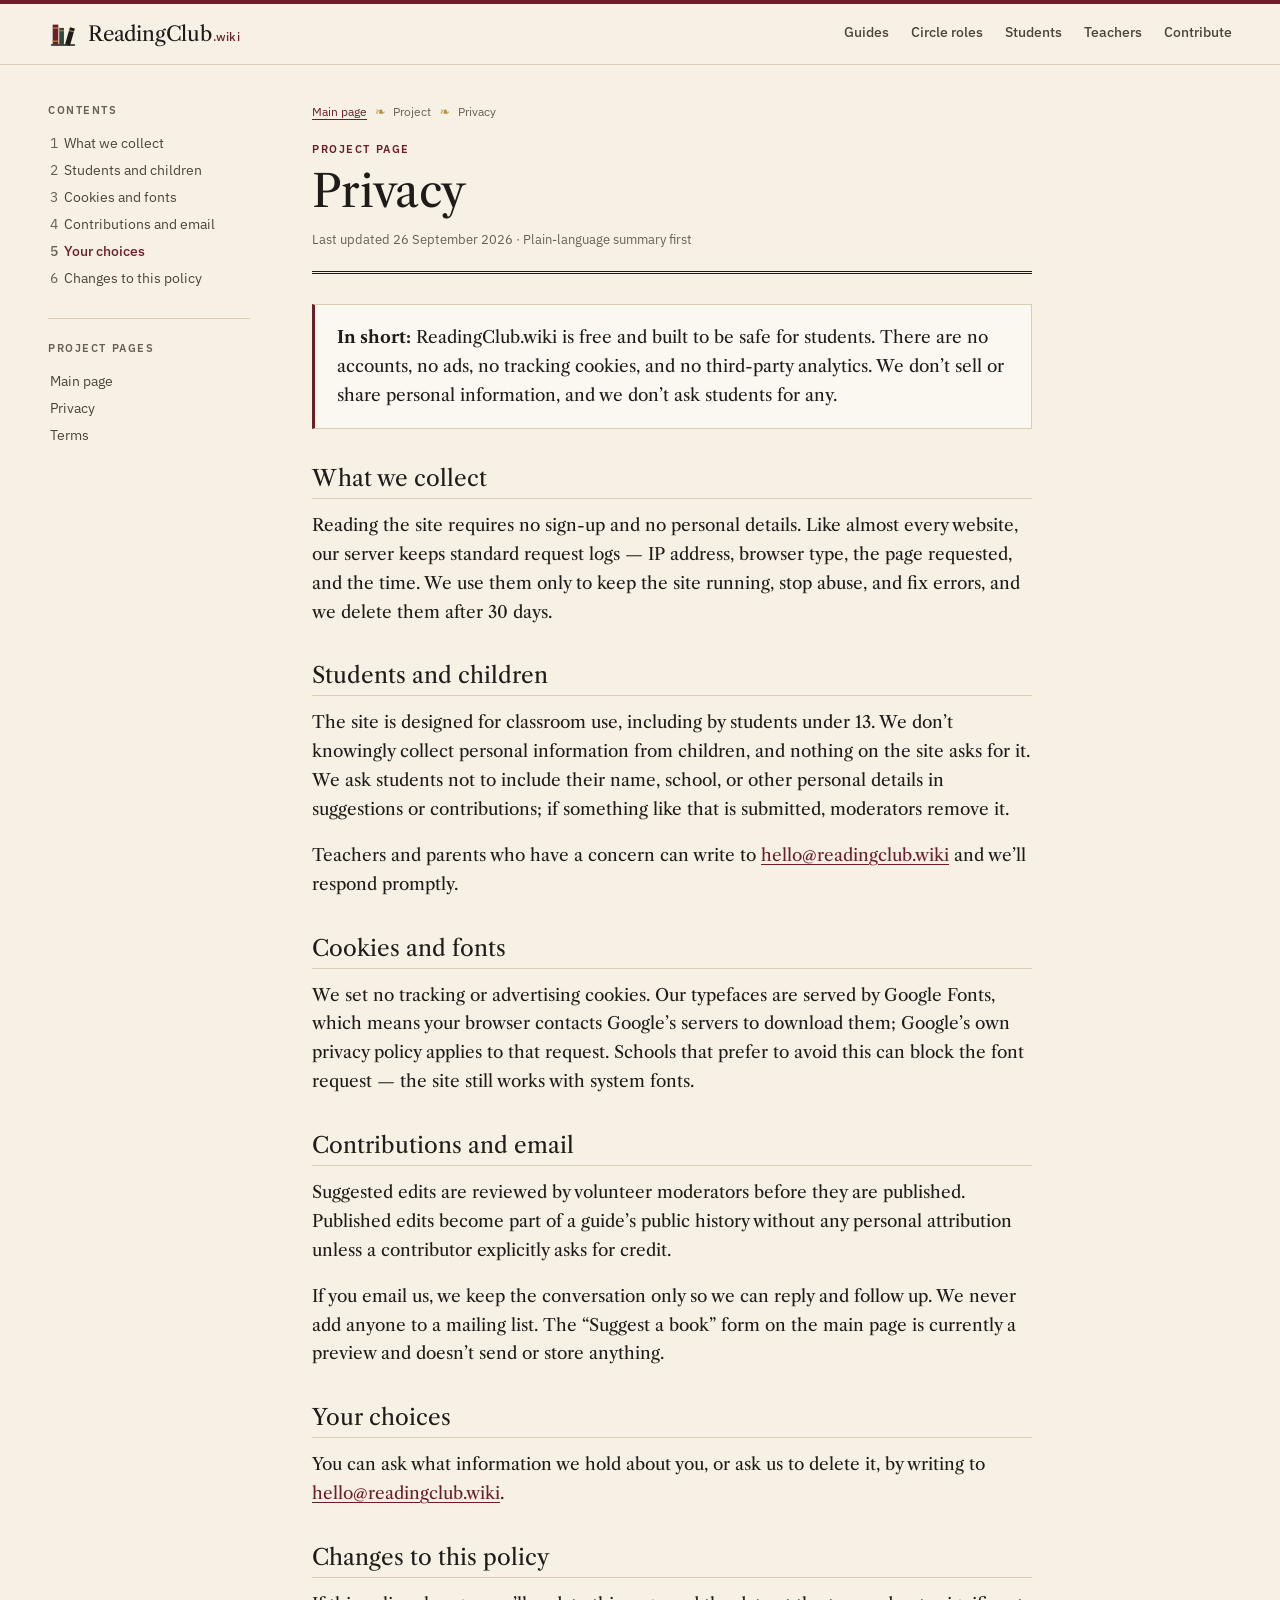
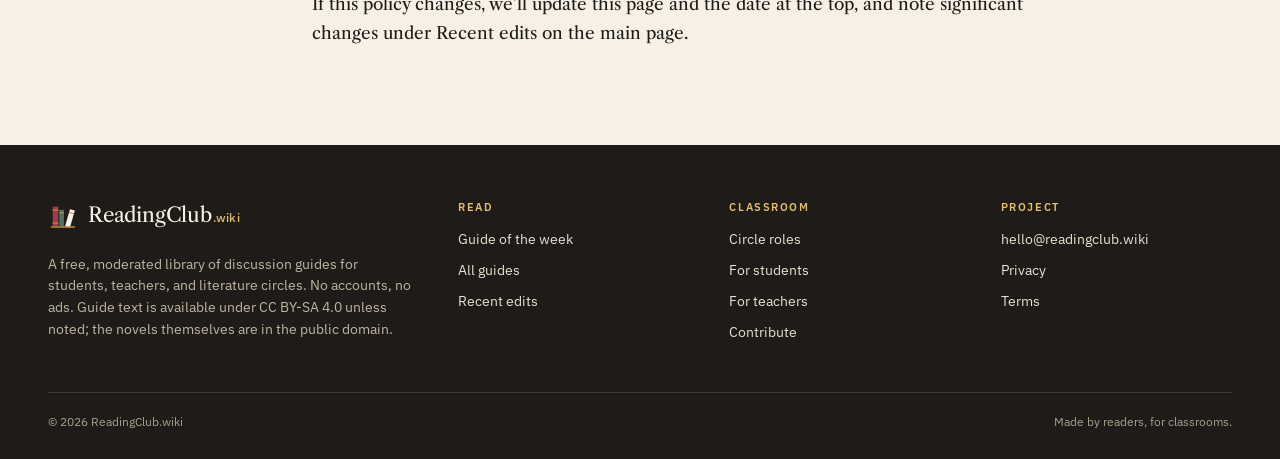
<file: privacy.html>
<!doctype html>
<html lang="en">
<head>
  <meta charset="utf-8">
  <meta name="viewport" content="width=device-width, initial-scale=1">
  <title>Privacy — ReadingClub.wiki</title>
  <meta name="description" content="How ReadingClub.wiki protects students: free, no accounts, no ads, no tracking cookies, and no personal information collected.">
  <meta name="theme-color" content="#6B1E2A">
  <link rel="canonical" href="https://readingclub.wiki/privacy.html">
  <link rel="icon" href="favicon.svg" type="image/svg+xml">
  <meta property="og:type" content="article">
  <meta property="og:site_name" content="ReadingClub.wiki">
  <meta property="og:title" content="Privacy — ReadingClub.wiki">
  <meta property="og:description" content="How ReadingClub.wiki protects students: free, no accounts, no ads, no tracking cookies, and no personal information collected.">
  <meta property="og:url" content="https://readingclub.wiki/privacy.html">
  <meta name="twitter:card" content="summary">
  <link rel="preconnect" href="https://fonts.googleapis.com">
  <link rel="preconnect" href="https://fonts.gstatic.com" crossorigin>
  <link href="https://fonts.googleapis.com/css2?family=IBM+Plex+Mono:wght@400&family=IBM+Plex+Sans:wght@400;500;600&family=Libre+Caslon+Text:ital,wght@0,400;0,700;1,400&display=swap" rel="stylesheet">
  <link rel="stylesheet" href="style.css">
</head>
<body>
<a class="skip" href="#main">Skip to content</a>

<header class="site-header">
  <div class="wrap header-inner">
    <a class="brand" href="index.html" aria-label="ReadingClub.wiki, main page">
      <svg class="brand-mark" viewBox="0 0 32 32" aria-hidden="true">
        <rect x="5" y="6" width="6" height="21" fill="#6B1E2A"/>
        <rect x="5" y="9" width="6" height="1.3" fill="#B8903A"/>
        <rect x="5" y="23" width="6" height="1.3" fill="#B8903A"/>
        <rect x="12" y="9.5" width="5" height="17.5" fill="#2F4A3A"/>
        <rect x="12" y="12" width="5" height="1.1" fill="#B8903A"/>
        <g transform="rotate(16 18.2 27)"><rect x="18.2" y="8" width="5.4" height="19" fill="#1E1B18"/><rect x="18.2" y="11" width="5.4" height="1.1" fill="#B8903A"/></g>
        <rect x="3" y="27" width="26" height="1.6" rx=".8" fill="#1E1B18"/>
      </svg>
      <span class="brand-word">ReadingClub<em>.wiki</em></span>
    </a>

    <button class="nav-toggle" type="button" aria-expanded="false" aria-controls="site-nav">
      <span class="nav-toggle-bars" aria-hidden="true"><span></span></span> Menu
    </button>
    <nav class="site-nav" id="site-nav" aria-label="Primary">
      <a href="index.html#shelf">Guides</a>
      <a href="index.html#roles">Circle roles</a>
      <a href="index.html#students">Students</a>
      <a href="index.html#teachers">Teachers</a>
      <a href="index.html#contribute">Contribute</a>
    </nav>
  </div>
</header>

<div class="wrap layout">
  <aside class="sidebar" aria-label="On this page">
    <button class="toc-toggle" type="button" aria-expanded="false" aria-controls="toc">Contents</button>
    <nav class="toc" id="toc" aria-label="Contents">
      <div class="toc-block">
        <p class="label">Contents</p>
        <ol>
          <li><a href="#what">What we collect</a></li>
          <li><a href="#students">Students and children</a></li>
          <li><a href="#cookies">Cookies and fonts</a></li>
          <li><a href="#contributions">Contributions and email</a></li>
          <li><a href="#rights">Your choices</a></li>
          <li><a href="#changes">Changes to this policy</a></li>
        </ol>
      </div>
      <div class="toc-block">
        <p class="label">Project pages</p>
        <ul>
          <li><a href="index.html">Main page</a></li>
          <li><a href="privacy.html">Privacy</a></li>
          <li><a href="terms.html">Terms</a></li>
        </ul>
      </div>
    </nav>
  </aside>

  <main id="main">
    <article class="doc">
      <p class="breadcrumb"><a href="index.html">Main page</a><span aria-hidden="true">❧</span><span>Project</span><span aria-hidden="true">❧</span><span>Privacy</span></p>
      <p class="label label--ox">Project page</p>
      <h1>Privacy</h1>
      <p class="doc-meta">Last updated 26 September 2026 · Plain-language summary first</p>
      <div class="summary-box">
        <p><strong>In short:</strong> ReadingClub.wiki is free and built to be safe for students. There are no accounts, no ads, no tracking cookies, and no third-party analytics. We don’t sell or share personal information, and we don’t ask students for any.</p>
      </div>

      <h2 id="what">What we collect</h2>
      <p>Reading the site requires no sign-up and no personal details. Like almost every website, our server keeps standard request logs — IP address, browser type, the page requested, and the time. We use them only to keep the site running, stop abuse, and fix errors, and we delete them after 30 days.</p>

      <h2 id="students">Students and children</h2>
      <p>The site is designed for classroom use, including by students under 13. We don’t knowingly collect personal information from children, and nothing on the site asks for it. We ask students not to include their name, school, or other personal details in suggestions or contributions; if something like that is submitted, moderators remove it.</p>
      <p>Teachers and parents who have a concern can write to <a href="mailto:hello@readingclub.wiki">hello@readingclub.wiki</a> and we’ll respond promptly.</p>

      <h2 id="cookies">Cookies and fonts</h2>
      <p>We set no tracking or advertising cookies. Our typefaces are served by Google Fonts, which means your browser contacts Google’s servers to download them; Google’s own privacy policy applies to that request. Schools that prefer to avoid this can block the font request — the site still works with system fonts.</p>

      <h2 id="contributions">Contributions and email</h2>
      <p>Suggested edits are reviewed by volunteer moderators before they are published. Published edits become part of a guide’s public history without any personal attribution unless a contributor explicitly asks for credit.</p>
      <p>If you email us, we keep the conversation only so we can reply and follow up. We never add anyone to a mailing list. The “Suggest a book” form on the main page is currently a preview and doesn’t send or store anything.</p>

      <h2 id="rights">Your choices</h2>
      <p>You can ask what information we hold about you, or ask us to delete it, by writing to <a href="mailto:hello@readingclub.wiki">hello@readingclub.wiki</a>.</p>

      <h2 id="changes">Changes to this policy</h2>
      <p>If this policy changes, we’ll update this page and the date at the top, and note significant changes under Recent edits on the main page.</p>

    </article>
  </main>
</div>

<footer class="site-footer">
  <div class="wrap">
    <div class="footer-top">
      <div class="footer-brand">
        <a class="brand" href="index.html" aria-label="ReadingClub.wiki, main page">
          <svg class="brand-mark" viewBox="0 0 32 32" aria-hidden="true">
            <rect x="5" y="6" width="6" height="21" fill="#A33A4B"/>
            <rect x="5" y="9" width="6" height="1.3" fill="#B8903A"/>
            <rect x="5" y="23" width="6" height="1.3" fill="#B8903A"/>
            <rect x="12" y="9.5" width="5" height="17.5" fill="#4F7560"/>
            <rect x="12" y="12" width="5" height="1.1" fill="#B8903A"/>
            <g transform="rotate(16 18.2 27)"><rect x="18.2" y="8" width="5.4" height="19" fill="#F7F1E5"/><rect x="18.2" y="11" width="5.4" height="1.1" fill="#B8903A"/></g>
            <rect x="3" y="27" width="26" height="1.6" rx=".8" fill="#B8903A"/>
          </svg>
          <span class="brand-word">ReadingClub<em>.wiki</em></span>
        </a>
        <p class="footer-about">A free, moderated library of discussion guides for students, teachers, and literature circles. No accounts, no ads. Guide text is available under CC&nbsp;BY-SA&nbsp;4.0 unless noted; the novels themselves are in the public domain.</p>
      </div>
      <div class="footer-col">
        <h2>Read</h2>
        <ul>
          <li><a href="index.html#featured">Guide of the week</a></li>
          <li><a href="index.html#shelf">All guides</a></li>
          <li><a href="index.html#edits">Recent edits</a></li>
        </ul>
      </div>
      <div class="footer-col">
        <h2>Classroom</h2>
        <ul>
          <li><a href="index.html#roles">Circle roles</a></li>
          <li><a href="index.html#students">For students</a></li>
          <li><a href="index.html#teachers">For teachers</a></li>
          <li><a href="index.html#contribute">Contribute</a></li>
        </ul>
      </div>
      <div class="footer-col">
        <h2>Project</h2>
        <ul>
          <li><a href="mailto:hello@readingclub.wiki">hello@readingclub.wiki</a></li>
          <li><a href="privacy.html" aria-current="page">Privacy</a></li>
          <li><a href="terms.html">Terms</a></li>
        </ul>
      </div>
    </div>
    <div class="footer-bottom">
      <span>© 2026 ReadingClub.wiki</span>
      <span>Made by readers, for classrooms.</span>
    </div>
  </div>
</footer>

<script src="script.js" defer></script>
</body>
</html>
</file>
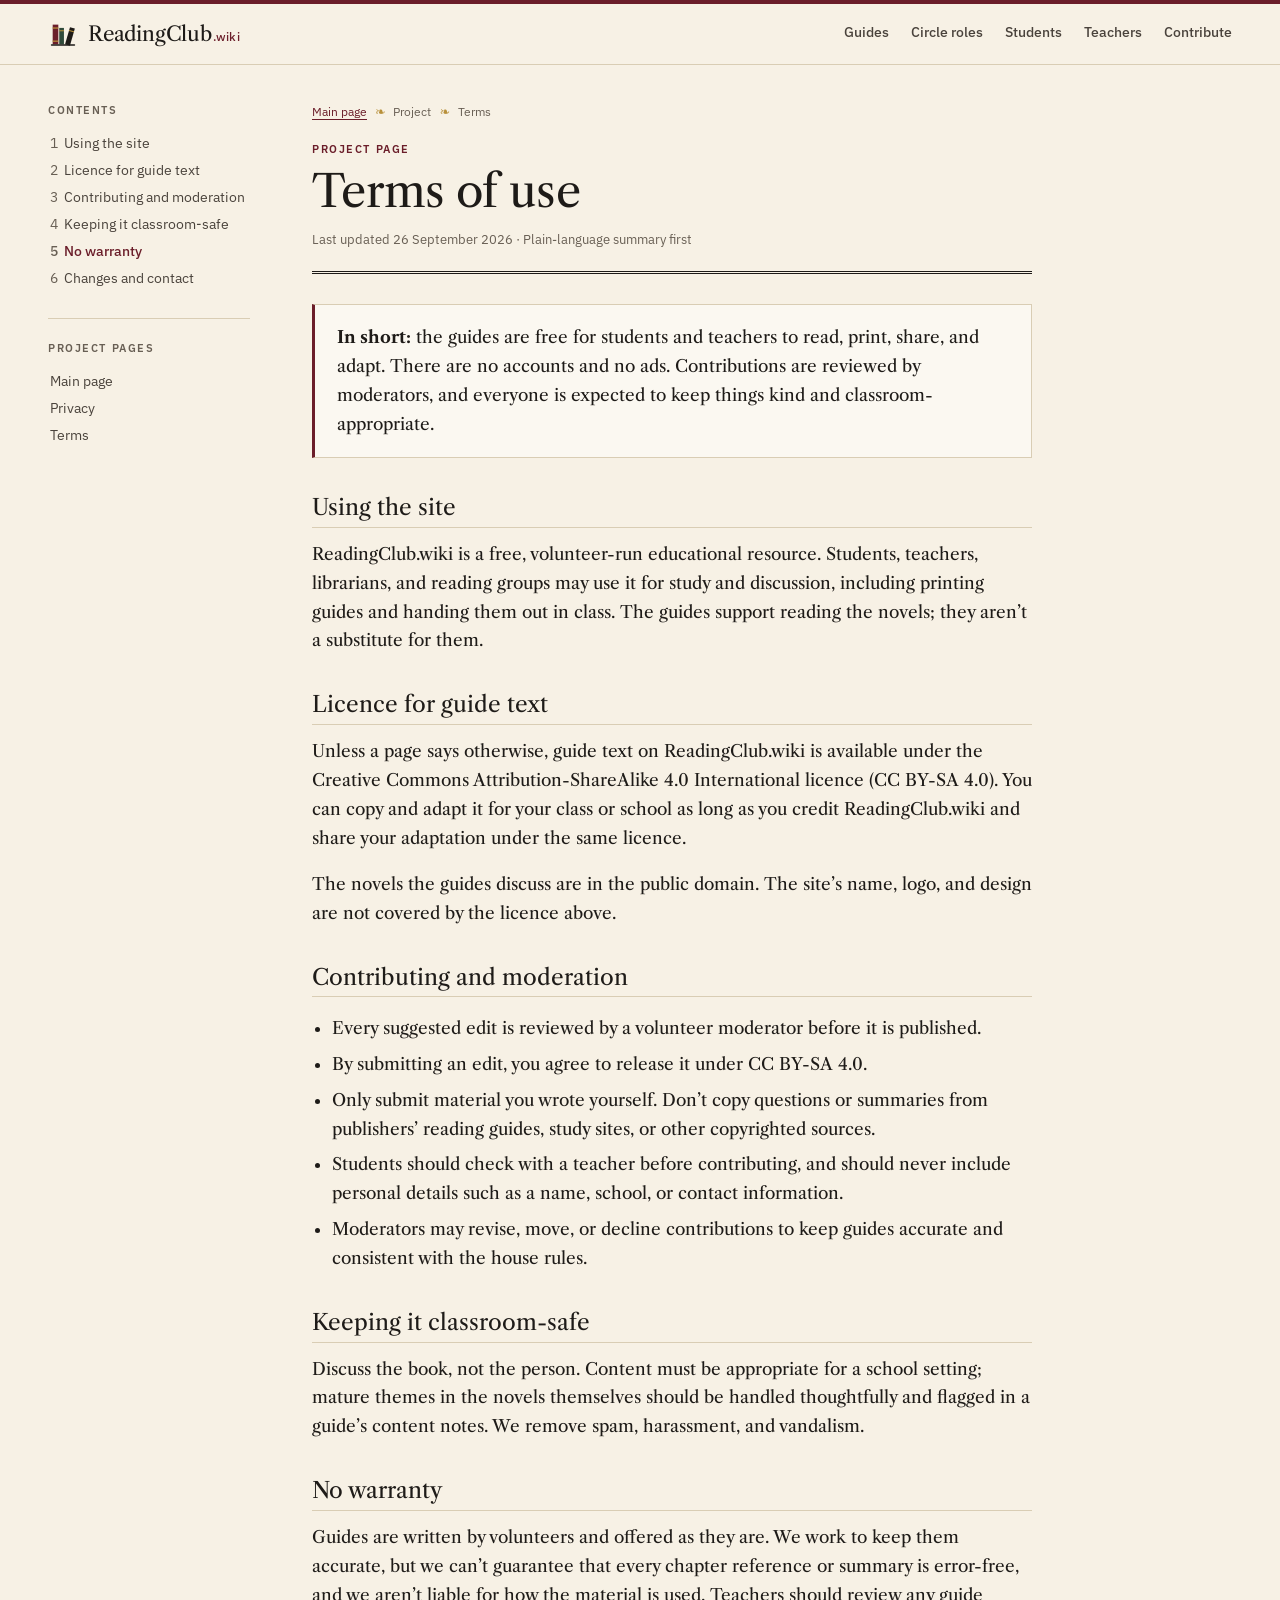
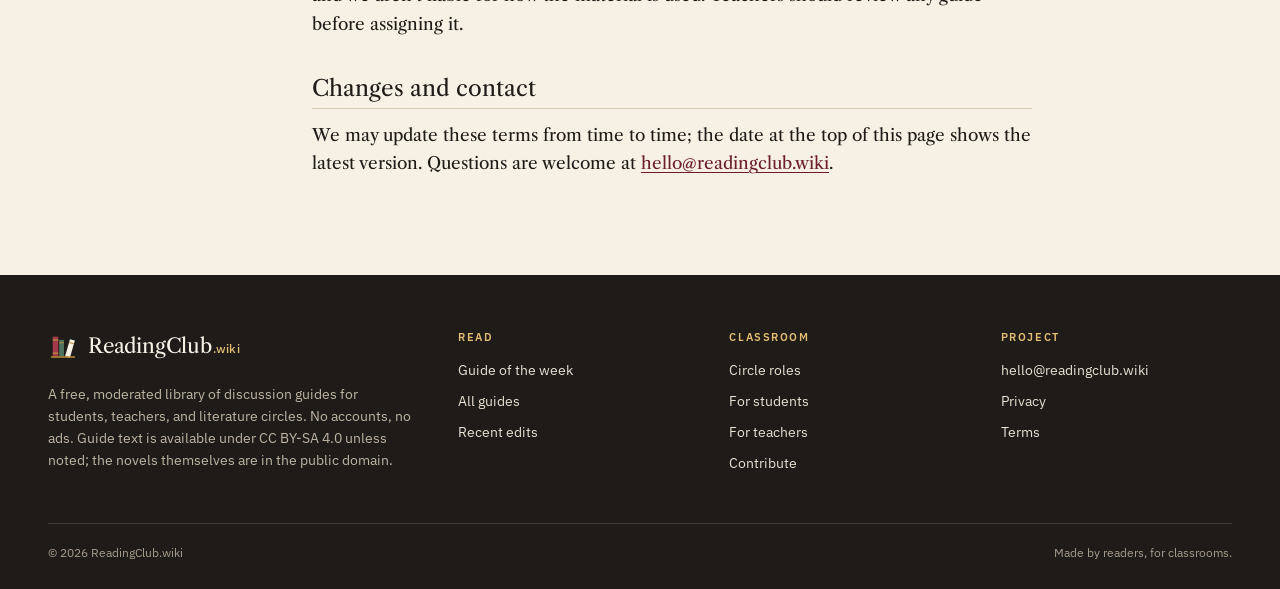
<file: terms.html>
<!doctype html>
<html lang="en">
<head>
  <meta charset="utf-8">
  <meta name="viewport" content="width=device-width, initial-scale=1">
  <title>Terms of use — ReadingClub.wiki</title>
  <meta name="description" content="Terms of use for ReadingClub.wiki: a free, ad-free, student-safe resource. Guides may be printed and adapted under CC BY-SA 4.0; all edits are moderated.">
  <meta name="theme-color" content="#6B1E2A">
  <link rel="canonical" href="https://readingclub.wiki/terms.html">
  <link rel="icon" href="favicon.svg" type="image/svg+xml">
  <meta property="og:type" content="article">
  <meta property="og:site_name" content="ReadingClub.wiki">
  <meta property="og:title" content="Terms of use — ReadingClub.wiki">
  <meta property="og:description" content="Terms of use for ReadingClub.wiki: a free, ad-free, student-safe resource. Guides may be printed and adapted under CC BY-SA 4.0; all edits are moderated.">
  <meta property="og:url" content="https://readingclub.wiki/terms.html">
  <meta name="twitter:card" content="summary">
  <link rel="preconnect" href="https://fonts.googleapis.com">
  <link rel="preconnect" href="https://fonts.gstatic.com" crossorigin>
  <link href="https://fonts.googleapis.com/css2?family=IBM+Plex+Mono:wght@400&family=IBM+Plex+Sans:wght@400;500;600&family=Libre+Caslon+Text:ital,wght@0,400;0,700;1,400&display=swap" rel="stylesheet">
  <link rel="stylesheet" href="style.css">
</head>
<body>
<a class="skip" href="#main">Skip to content</a>

<header class="site-header">
  <div class="wrap header-inner">
    <a class="brand" href="index.html" aria-label="ReadingClub.wiki, main page">
      <svg class="brand-mark" viewBox="0 0 32 32" aria-hidden="true">
        <rect x="5" y="6" width="6" height="21" fill="#6B1E2A"/>
        <rect x="5" y="9" width="6" height="1.3" fill="#B8903A"/>
        <rect x="5" y="23" width="6" height="1.3" fill="#B8903A"/>
        <rect x="12" y="9.5" width="5" height="17.5" fill="#2F4A3A"/>
        <rect x="12" y="12" width="5" height="1.1" fill="#B8903A"/>
        <g transform="rotate(16 18.2 27)"><rect x="18.2" y="8" width="5.4" height="19" fill="#1E1B18"/><rect x="18.2" y="11" width="5.4" height="1.1" fill="#B8903A"/></g>
        <rect x="3" y="27" width="26" height="1.6" rx=".8" fill="#1E1B18"/>
      </svg>
      <span class="brand-word">ReadingClub<em>.wiki</em></span>
    </a>

    <button class="nav-toggle" type="button" aria-expanded="false" aria-controls="site-nav">
      <span class="nav-toggle-bars" aria-hidden="true"><span></span></span> Menu
    </button>
    <nav class="site-nav" id="site-nav" aria-label="Primary">
      <a href="index.html#shelf">Guides</a>
      <a href="index.html#roles">Circle roles</a>
      <a href="index.html#students">Students</a>
      <a href="index.html#teachers">Teachers</a>
      <a href="index.html#contribute">Contribute</a>
    </nav>
  </div>
</header>

<div class="wrap layout">
  <aside class="sidebar" aria-label="On this page">
    <button class="toc-toggle" type="button" aria-expanded="false" aria-controls="toc">Contents</button>
    <nav class="toc" id="toc" aria-label="Contents">
      <div class="toc-block">
        <p class="label">Contents</p>
        <ol>
          <li><a href="#using">Using the site</a></li>
          <li><a href="#license">Licence for guide text</a></li>
          <li><a href="#contributing">Contributing and moderation</a></li>
          <li><a href="#conduct">Keeping it classroom-safe</a></li>
          <li><a href="#warranty">No warranty</a></li>
          <li><a href="#changes">Changes and contact</a></li>
        </ol>
      </div>
      <div class="toc-block">
        <p class="label">Project pages</p>
        <ul>
          <li><a href="index.html">Main page</a></li>
          <li><a href="privacy.html">Privacy</a></li>
          <li><a href="terms.html">Terms</a></li>
        </ul>
      </div>
    </nav>
  </aside>

  <main id="main">
    <article class="doc">
      <p class="breadcrumb"><a href="index.html">Main page</a><span aria-hidden="true">❧</span><span>Project</span><span aria-hidden="true">❧</span><span>Terms</span></p>
      <p class="label label--ox">Project page</p>
      <h1>Terms of use</h1>
      <p class="doc-meta">Last updated 26 September 2026 · Plain-language summary first</p>
      <div class="summary-box">
        <p><strong>In short:</strong> the guides are free for students and teachers to read, print, share, and adapt. There are no accounts and no ads. Contributions are reviewed by moderators, and everyone is expected to keep things kind and classroom-appropriate.</p>
      </div>

      <h2 id="using">Using the site</h2>
      <p>ReadingClub.wiki is a free, volunteer-run educational resource. Students, teachers, librarians, and reading groups may use it for study and discussion, including printing guides and handing them out in class. The guides support reading the novels; they aren’t a substitute for them.</p>

      <h2 id="license">Licence for guide text</h2>
      <p>Unless a page says otherwise, guide text on ReadingClub.wiki is available under the Creative Commons Attribution-ShareAlike 4.0 International licence (CC&nbsp;BY-SA&nbsp;4.0). You can copy and adapt it for your class or school as long as you credit ReadingClub.wiki and share your adaptation under the same licence.</p>
      <p>The novels the guides discuss are in the public domain. The site’s name, logo, and design are not covered by the licence above.</p>

      <h2 id="contributing">Contributing and moderation</h2>
      <ul>
        <li>Every suggested edit is reviewed by a volunteer moderator before it is published.</li>
        <li>By submitting an edit, you agree to release it under CC&nbsp;BY-SA&nbsp;4.0.</li>
        <li>Only submit material you wrote yourself. Don’t copy questions or summaries from publishers’ reading guides, study sites, or other copyrighted sources.</li>
        <li>Students should check with a teacher before contributing, and should never include personal details such as a name, school, or contact information.</li>
        <li>Moderators may revise, move, or decline contributions to keep guides accurate and consistent with the house rules.</li>
      </ul>

      <h2 id="conduct">Keeping it classroom-safe</h2>
      <p>Discuss the book, not the person. Content must be appropriate for a school setting; mature themes in the novels themselves should be handled thoughtfully and flagged in a guide’s content notes. We remove spam, harassment, and vandalism.</p>

      <h2 id="warranty">No warranty</h2>
      <p>Guides are written by volunteers and offered as they are. We work to keep them accurate, but we can’t guarantee that every chapter reference or summary is error-free, and we aren’t liable for how the material is used. Teachers should review any guide before assigning it.</p>

      <h2 id="changes">Changes and contact</h2>
      <p>We may update these terms from time to time; the date at the top of this page shows the latest version. Questions are welcome at <a href="mailto:hello@readingclub.wiki">hello@readingclub.wiki</a>.</p>

    </article>
  </main>
</div>

<footer class="site-footer">
  <div class="wrap">
    <div class="footer-top">
      <div class="footer-brand">
        <a class="brand" href="index.html" aria-label="ReadingClub.wiki, main page">
          <svg class="brand-mark" viewBox="0 0 32 32" aria-hidden="true">
            <rect x="5" y="6" width="6" height="21" fill="#A33A4B"/>
            <rect x="5" y="9" width="6" height="1.3" fill="#B8903A"/>
            <rect x="5" y="23" width="6" height="1.3" fill="#B8903A"/>
            <rect x="12" y="9.5" width="5" height="17.5" fill="#4F7560"/>
            <rect x="12" y="12" width="5" height="1.1" fill="#B8903A"/>
            <g transform="rotate(16 18.2 27)"><rect x="18.2" y="8" width="5.4" height="19" fill="#F7F1E5"/><rect x="18.2" y="11" width="5.4" height="1.1" fill="#B8903A"/></g>
            <rect x="3" y="27" width="26" height="1.6" rx=".8" fill="#B8903A"/>
          </svg>
          <span class="brand-word">ReadingClub<em>.wiki</em></span>
        </a>
        <p class="footer-about">A free, moderated library of discussion guides for students, teachers, and literature circles. No accounts, no ads. Guide text is available under CC&nbsp;BY-SA&nbsp;4.0 unless noted; the novels themselves are in the public domain.</p>
      </div>
      <div class="footer-col">
        <h2>Read</h2>
        <ul>
          <li><a href="index.html#featured">Guide of the week</a></li>
          <li><a href="index.html#shelf">All guides</a></li>
          <li><a href="index.html#edits">Recent edits</a></li>
        </ul>
      </div>
      <div class="footer-col">
        <h2>Classroom</h2>
        <ul>
          <li><a href="index.html#roles">Circle roles</a></li>
          <li><a href="index.html#students">For students</a></li>
          <li><a href="index.html#teachers">For teachers</a></li>
          <li><a href="index.html#contribute">Contribute</a></li>
        </ul>
      </div>
      <div class="footer-col">
        <h2>Project</h2>
        <ul>
          <li><a href="mailto:hello@readingclub.wiki">hello@readingclub.wiki</a></li>
          <li><a href="privacy.html">Privacy</a></li>
          <li><a href="terms.html" aria-current="page">Terms</a></li>
        </ul>
      </div>
    </div>
    <div class="footer-bottom">
      <span>© 2026 ReadingClub.wiki</span>
      <span>Made by readers, for classrooms.</span>
    </div>
  </div>
</footer>

<script src="script.js" defer></script>
</body>
</html>
</file>
<file: style.css>
:root {
  --oxblood: #6B1E2A;
  --oxblood-deep: #4E1520;
  --oxblood-tint: #F1E3DC;
  --paper: #F7F1E5;
  --paper-2: #EFE6D3;
  --paper-3: #FBF8F1;
  --ink: #1E1B18;
  --ink-2: #4A433C;
  --ink-3: #685F54;
  --green: #2F4A3A;
  --green-tint: #E3E8DF;
  --gold: #B8903A;
  --gold-text: #7F5F1C;
  --rule: #D9CDB4;
  --rule-soft: #E6DCC8;

  --serif: "Libre Caslon Text", "Iowan Old Style", "Palatino Linotype", Georgia, serif;
  --sans: "IBM Plex Sans", system-ui, -apple-system, "Segoe UI", sans-serif;
  --mono: "IBM Plex Mono", ui-monospace, "SFMono-Regular", Menlo, monospace;

  --header-h: 64px;
  --wrap: 1240px;
  --radius: 3px;
}

*, *::before, *::after { box-sizing: border-box; }

html {
  scroll-behavior: smooth;
  scroll-padding-top: calc(var(--header-h) + 20px);
  -webkit-text-size-adjust: 100%;
}
@media (prefers-reduced-motion: reduce) {
  html { scroll-behavior: auto; }
  *, *::before, *::after { transition: none !important; animation: none !important; }
}

body {
  margin: 0;
  background: var(--paper);
  color: var(--ink);
  font-family: var(--serif);
  font-size: 1.0625rem;
  line-height: 1.7;
  overflow-x: hidden;
  text-rendering: optimizeLegibility;
}

img, svg { display: block; max-width: 100%; }
h1, h2, h3, h4 { font-family: var(--serif); font-weight: 400; line-height: 1.2; margin: 0; color: var(--ink); }
p { margin: 0 0 1em; }
a { color: var(--oxblood); text-decoration-thickness: 1px; text-underline-offset: 3px; }
a:hover { color: var(--oxblood-deep); text-decoration-thickness: 2px; }
button { font: inherit; color: inherit; }
:focus-visible { outline: 2px solid var(--oxblood); outline-offset: 2px; }

.sr-only {
  position: absolute !important; width: 1px; height: 1px; padding: 0; margin: -1px;
  overflow: hidden; clip: rect(0 0 0 0); white-space: nowrap; border: 0;
}
.skip {
  position: absolute; left: 12px; top: -60px; z-index: 100;
  background: var(--ink); color: var(--paper); padding: 8px 14px;
  font-family: var(--sans); font-size: .875rem; border-radius: var(--radius);
}
.skip:focus, .skip:hover { top: 12px; color: var(--paper); }

.wrap { max-width: var(--wrap); margin: 0 auto; padding: 0 28px; }
.label {
  font-family: var(--sans);
  font-size: .7rem;
  font-weight: 600;
  letter-spacing: .14em;
  text-transform: uppercase;
  color: var(--ink-3);
  margin: 0;
}
.label--ox { color: var(--oxblood); }
.label--green { color: var(--green); }

.smallcaps { font-variant-caps: all-small-caps; letter-spacing: .06em; }

.btn {
  display: inline-flex; align-items: center; gap: 8px;
  font-family: var(--sans); font-size: .875rem; font-weight: 500;
  padding: 10px 18px; border-radius: var(--radius);
  border: 1px solid var(--oxblood); background: var(--oxblood); color: var(--paper);
  text-decoration: none; cursor: pointer; transition: background .15s, color .15s;
}
.btn:hover { background: var(--oxblood-deep); color: var(--paper); text-decoration: none; }
.btn--ghost { background: transparent; color: var(--oxblood); }
.btn--ghost:hover { background: var(--oxblood-tint); color: var(--oxblood-deep); }

.tag {
  display: inline-block;
  font-family: var(--sans); font-size: .72rem; font-weight: 500;
  padding: 2px 8px; border-radius: 2px;
  background: var(--paper-2); color: var(--ink-2);
  border: 1px solid var(--rule);
}

.badge {
  display: inline-block;
  font-family: var(--sans); font-size: .72rem; font-weight: 600;
  letter-spacing: .08em; text-transform: uppercase;
  padding: 1px 6px; border-radius: 2px; border: 1px solid currentColor;
}
.badge--complete { color: var(--green); }
.badge--featured { color: var(--oxblood); background: var(--oxblood-tint); }
.badge--progress { color: var(--gold-text); }
.badge--stub { color: var(--ink-3); border-style: dashed; }

.fn {
  font-family: var(--sans); font-size: .68em; font-weight: 600;
  vertical-align: super; line-height: 0; margin-left: 1px;
}
.fn a { text-decoration: none; color: var(--oxblood); }
.fn a:hover { text-decoration: underline; }

.edit-link {
  font-family: var(--sans); font-size: .75rem; font-weight: 400;
  color: var(--ink-3); text-decoration: none; margin-left: 10px; vertical-align: middle;
  letter-spacing: 0;
}
.edit-link::before { content: "["; }
.edit-link::after { content: "]"; }
.edit-link:hover { color: var(--oxblood); }

.ornament {
  display: flex; align-items: center; gap: 14px; color: var(--gold);
  margin: 0 0 10px;
}
.ornament::before, .ornament::after { content: ""; height: 1px; flex: 1; background: var(--rule); }
.site-header {
  position: sticky; top: 0; z-index: 50;
  background: rgba(247, 241, 229, .96);
  border-top: 4px solid var(--oxblood);
  border-bottom: 1px solid var(--rule);
  backdrop-filter: saturate(1.2) blur(6px);
}
.header-inner {
  display: flex; align-items: center; gap: 24px;
  min-height: calc(var(--header-h) - 4px);
}
.brand {
  display: inline-flex; align-items: center; gap: 10px;
  text-decoration: none; color: var(--ink); flex-shrink: 0;
}
.brand:hover { color: var(--ink); text-decoration: none; }
.brand-mark { width: 30px; height: 30px; }
.brand-word { font-family: var(--serif); font-size: 1.28rem; letter-spacing: -.01em; line-height: 1; }
.brand-word em { font-style: normal; font-family: var(--sans); font-size: .78rem; font-weight: 500; color: var(--oxblood); letter-spacing: .02em; margin-left: 1px; }

.header-search { flex: 1; max-width: 420px; margin-left: auto; position: relative; }
.search-field {
  width: 100%;
  font-family: var(--sans); font-size: .9rem; color: var(--ink);
  background: var(--paper-3);
  border: 1px solid var(--rule); border-radius: var(--radius);
  padding: 9px 12px 9px 36px;
  transition: border-color .15s, box-shadow .15s;
  -webkit-appearance: none; appearance: none;
}
.search-field::placeholder { color: var(--ink-3); }
.search-field:focus { outline: none; border-color: var(--oxblood); box-shadow: 0 0 0 3px rgba(107, 30, 42, .14); }
.search-icon { position: absolute; left: 11px; top: 50%; transform: translateY(-50%); width: 16px; height: 16px; color: var(--ink-3); pointer-events: none; }

.site-nav { display: flex; gap: 22px; }
.brand + .nav-toggle + .site-nav { margin-left: auto; }
.site-nav a {
  font-family: var(--sans); font-size: .875rem; font-weight: 500;
  color: var(--ink-2); text-decoration: none; padding: 6px 0; border-bottom: 2px solid transparent;
}
.site-nav a:hover, .site-nav a[aria-current="page"] { color: var(--oxblood); border-bottom-color: var(--oxblood); }

.nav-toggle {
  display: none; margin-left: auto;
  background: none; border: 1px solid var(--rule); border-radius: var(--radius);
  font-family: var(--sans); font-size: .8rem; font-weight: 500; padding: 7px 12px; cursor: pointer;
  align-items: center; gap: 8px;
}
.nav-toggle-bars { width: 14px; height: 10px; position: relative; display: inline-block; }
.nav-toggle-bars::before, .nav-toggle-bars::after, .nav-toggle-bars span {
  content: ""; position: absolute; left: 0; right: 0; height: 1.5px; background: currentColor;
}
.nav-toggle-bars::before { top: 0; }
.nav-toggle-bars span { top: 4.25px; }
.nav-toggle-bars::after { bottom: 0; }
.layout {
  display: grid;
  grid-template-columns: 208px minmax(0, 1fr);
  gap: 56px;
  padding-top: 36px;
  padding-bottom: 80px;
}

.sidebar { position: relative; }
.toc {
  position: sticky; top: calc(var(--header-h) + 24px);
  max-height: calc(100vh - var(--header-h) - 48px);
  overflow-y: auto;
  padding-right: 6px;
  font-family: var(--sans);
  font-size: .85rem;
}
.toc-block + .toc-block { margin-top: 26px; padding-top: 20px; border-top: 1px solid var(--rule); }
.toc .label { margin-bottom: 10px; }
.toc ol, .toc ul { list-style: none; margin: 0; padding: 0; }
.toc ol { counter-reset: toc; }
.toc ol > li { counter-increment: toc; }
.toc ol ol { counter-reset: sub; margin: 2px 0 6px 20px; }
.toc ol ol > li { counter-increment: sub; }
.toc a, .toc .tool {
  display: block; padding: 4px 0 4px 10px; margin-left: -10px;
  color: var(--ink-2); text-decoration: none; line-height: 1.4;
  border-left: 2px solid transparent;
  background: none; border-top: 0; border-right: 0; border-bottom: 0;
  text-align: left; cursor: pointer; width: calc(100% + 10px); font-size: inherit;
}
.toc ol > li > a::before { content: counter(toc) "\00a0\00a0"; color: var(--ink-3); font-variant-numeric: tabular-nums; }
.toc ol ol > li > a::before { content: counter(toc) "." counter(sub) "\00a0\00a0"; }
.toc ol ol a { font-size: .8rem; }
.toc a:hover, .toc .tool:hover { color: var(--oxblood); }
.toc a.is-active { color: var(--oxblood); border-left-color: var(--oxblood); font-weight: 500; }
.toc .tool { font-family: var(--sans); color: var(--ink-2); }
.toc-note { font-size: .78rem; color: var(--ink-3); line-height: 1.5; margin: 0; }
.toc-toggle { display: none; }
.breadcrumb {
  font-family: var(--sans); font-size: .78rem; color: var(--ink-3);
  display: flex; gap: 8px; align-items: center; margin-bottom: 18px;
}
.breadcrumb span[aria-hidden] { color: var(--gold); }

.intro {
  display: grid; grid-template-columns: minmax(0, 1.25fr) minmax(0, .9fr);
  gap: 48px; align-items: end;
  padding-bottom: 40px; margin-bottom: 48px;
  border-bottom: 1px solid var(--ink);
  position: relative;
}
.intro::after {
  content: ""; position: absolute; left: 0; right: 0; bottom: -5px; height: 1px; background: var(--ink);
}
.intro h1 {
  font-size: clamp(2.1rem, 4.2vw, 3.3rem);
  letter-spacing: -.015em; line-height: 1.08; margin-bottom: 18px;
}
.intro h1 em { color: var(--oxblood); }
.lede { font-size: 1.15rem; color: var(--ink-2); max-width: 36em; margin-bottom: 26px; }

.hero-search { position: relative; max-width: 540px; }
.hero-search .search-field { font-size: 1rem; padding: 14px 16px 14px 44px; background: #fff; border-color: #CDBF9F; }
.hero-search .search-icon { left: 15px; width: 18px; height: 18px; }
.search-hints { font-family: var(--sans); font-size: .8rem; color: var(--ink-3); margin: 12px 0 0; display: flex; flex-wrap: wrap; gap: 6px 10px; align-items: center; }
.hint {
  background: none; border: 0; padding: 0; cursor: pointer;
  color: var(--oxblood); text-decoration: underline; text-decoration-color: rgba(107,30,42,.35);
  text-underline-offset: 3px; font-family: var(--sans); font-size: .8rem;
}
.hint:hover { text-decoration-color: var(--oxblood); }
.shelf-art {
  display: flex; align-items: flex-end; gap: 3px;
  height: 250px; padding: 0 6px;
  border-bottom: 6px solid var(--ink);
  position: relative;
}
.shelf-art::after {
  content: ""; position: absolute; left: 0; right: 0; bottom: -12px; height: 6px;
  background: linear-gradient(var(--rule), transparent);
}
.spine {
  width: var(--w, 34px); height: var(--h, 80%);
  background: var(--c, var(--oxblood)); color: var(--t, var(--paper));
  writing-mode: vertical-rl;
  display: flex; align-items: center; justify-content: center;
  font-family: var(--serif); font-size: .78rem; letter-spacing: .04em;
  white-space: nowrap; overflow: hidden;
  position: relative; flex-shrink: 0;
  border-radius: 2px 2px 0 0;
  box-shadow: inset -3px 0 0 rgba(0,0,0,.12), inset 2px 0 0 rgba(255,255,255,.07);
}
.spine::before, .spine::after {
  content: ""; position: absolute; left: 4px; right: 4px; height: 1px; background: var(--gold);
}
.spine::before { top: 12px; box-shadow: 0 3px 0 var(--gold); }
.spine::after { bottom: 12px; box-shadow: 0 -3px 0 var(--gold); }
.spine--plain::before, .spine--plain::after { display: none; }
.spine--lean { transform: rotate(-9deg); transform-origin: bottom left; margin-left: 12px; }
.spine--flat {
  writing-mode: horizontal-tb; width: 88px; height: 22px; align-self: flex-end;
  margin-left: auto; font-size: .7rem; font-family: var(--sans); letter-spacing: .12em; text-transform: uppercase;
}
.spine--flat::before, .spine--flat::after { display: none; }
.spine-stack { display: flex; flex-direction: column; gap: 2px; margin-left: auto; align-self: flex-end; }
.spine-stack .spine--flat { margin-left: 0; }
.spine-stack .spine--flat:nth-child(1) { width: 78px; margin-left: 6px; }
.section { margin-bottom: 72px; }
.section-head { margin-bottom: 28px; }
.section-head h2 { font-size: clamp(1.7rem, 3vw, 2.2rem); letter-spacing: -.01em; margin-top: 8px; }
.section-head .section-lede { color: var(--ink-2); max-width: 40em; margin: 12px 0 0; }
.section-head--rule { border-top: 3px double var(--ink); padding-top: 18px; }
.featured {
  background: var(--paper-3);
  border: 1px solid var(--rule);
  padding: 44px 48px 40px;
  margin-bottom: 72px;
  position: relative;
}
.featured::before {
  content: ""; position: absolute; inset: 6px; border: 1px solid var(--rule-soft); pointer-events: none;
}
.article-head { border-bottom: 1px solid var(--rule); padding-bottom: 22px; margin-bottom: 30px; position: relative; }
.kicker { display: flex; flex-wrap: wrap; align-items: center; gap: 10px; margin-bottom: 14px; }
.kicker .dot { color: var(--gold); }
.kicker time, .kicker span.meta { font-family: var(--sans); font-size: .78rem; color: var(--ink-3); }
.article-head h2 { font-size: clamp(2rem, 4vw, 3rem); letter-spacing: -.015em; }
.article-head h2 .subtitle { display: block; font-style: italic; font-size: .46em; color: var(--ink-2); margin-top: 8px; letter-spacing: 0; }
.byline { font-family: var(--sans); font-size: .85rem; color: var(--ink-2); margin: 14px 0 0; }
.article-tools { display: flex; flex-wrap: wrap; gap: 10px; margin-top: 18px; }
.article-tools .btn { padding: 7px 14px; font-size: .8rem; }

.article-body { display: flow-root; }
.article-body h3 {
  font-size: 1.45rem; margin: 40px 0 16px; padding-bottom: 8px;
  border-bottom: 1px solid var(--rule);
}
.article-body section:first-of-type h3 { margin-top: 0; }
.article-body > section { overflow-wrap: break-word; }

.dropcap::first-letter {
  float: left;
  font-size: 4.6em; line-height: .82;
  padding: 6px 10px 0 0;
  color: var(--oxblood);
  font-family: var(--serif);
}

.infobox {
  float: right; width: 290px; margin: 0 0 24px 36px;
  background: var(--paper); border: 1px solid var(--rule);
  font-family: var(--sans); font-size: .8rem; line-height: 1.5;
}
.infobox-cover { padding: 16px; background: var(--paper-2); border-bottom: 1px solid var(--rule); }
.infobox-cover .cover { max-width: 150px; margin: 0 auto; }
.infobox-cap { text-align: center; font-size: .72rem; color: var(--ink-3); margin: 10px 0 0; }
.infobox table { width: 100%; border-collapse: collapse; }
.infobox th, .infobox td { text-align: left; vertical-align: top; padding: 8px 12px; border-top: 1px solid var(--rule-soft); }
.infobox tr:first-child th, .infobox tr:first-child td { border-top: 0; }
.infobox th { width: 38%; font-weight: 600; color: var(--ink-2); }
.infobox td { color: var(--ink); }
.infobox caption {
  caption-side: top; text-align: left; padding: 10px 12px; font-weight: 600;
  font-size: .7rem; letter-spacing: .14em; text-transform: uppercase; color: var(--paper); background: var(--green);
}
.spoiler {
  margin: 22px 0 0; padding: 16px 18px;
  border: 1px dashed #C9B894; border-radius: var(--radius); background: var(--paper);
}
.switch {
  display: inline-flex; align-items: center; gap: 12px;
  background: none; border: 0; padding: 0; cursor: pointer;
  font-family: var(--sans); font-size: .875rem; font-weight: 500; color: var(--ink);
  text-align: left;
}
.switch-track {
  width: 38px; height: 22px; border-radius: 11px; background: #CFC3A8; position: relative; flex-shrink: 0;
  transition: background .18s;
}
.switch-track::after {
  content: ""; position: absolute; top: 3px; left: 3px; width: 16px; height: 16px; border-radius: 50%;
  background: #fff; box-shadow: 0 1px 2px rgba(0,0,0,.25); transition: transform .18s;
}
.switch[aria-checked="true"] .switch-track { background: var(--oxblood); }
.switch[aria-checked="true"] .switch-track::after { transform: translateX(16px); }
.switch small { display: block; font-weight: 400; color: var(--ink-3); font-size: .78rem; }
.spoiler-text { margin-top: 16px; padding-top: 14px; border-top: 1px solid var(--rule); }
.spoiler-text p:last-child { margin-bottom: 0; }
.questions { list-style: none; margin: 0; padding: 0; counter-reset: q; }
.questions li {
  counter-increment: q;
  display: grid; grid-template-columns: 44px minmax(0, 1fr); gap: 4px;
  padding: 16px 0; border-bottom: 1px solid var(--rule-soft);
}
.questions li:last-child { border-bottom: 0; }
.questions li::before {
  content: counter(q, upper-roman) ".";
  font-family: var(--serif); font-size: 1.05rem; color: var(--oxblood); padding-top: 1px;
}
.questions p { margin: 0; }
.q-meta { display: block; font-family: var(--sans); font-size: .75rem; color: var(--ink-3); margin-top: 6px; }
.themes { display: grid; grid-template-columns: repeat(2, minmax(0, 1fr)); gap: 16px; margin: 0; }
.theme {
  padding: 18px 20px; border: 1px solid var(--rule); background: var(--paper);
  border-left: 3px solid var(--green);
}
.theme dt { font-size: 1.08rem; margin-bottom: 6px; }
.theme dd { margin: 0; font-size: .95rem; color: var(--ink-2); line-height: 1.6; }
.charmap { font-family: var(--sans); font-size: .82rem; line-height: 1.45; }
.cm-node {
  background: var(--paper); border: 1px solid var(--ink); padding: 10px 14px; text-align: center;
  position: relative;
}
.cm-node strong { display: block; font-family: var(--serif); font-weight: 400; font-size: 1.05rem; color: var(--ink); }
.cm-node span:not(.cm-role) { display: block; color: var(--ink-3); font-size: .76rem; }
.cm-role { display: block; font-size: .7rem; font-weight: 600; letter-spacing: .14em; text-transform: uppercase; color: var(--ink-3); margin-bottom: 2px; }
.cm-frame { max-width: 300px; margin: 0 auto; border-style: dashed; border-color: var(--ink-3); background: transparent; }
.cm-link {
  text-align: center; color: var(--ink-3); font-size: .74rem; font-style: italic; font-family: var(--serif);
  padding: 8px 0 8px; position: relative;
}
.cm-link::before {
  content: ""; display: block; width: 1px; height: 14px; background: var(--ink-3); margin: 0 auto 4px;
}
.cm-core { display: grid; grid-template-columns: minmax(0, 1fr) minmax(0, 1.05fr) minmax(0, 1fr); gap: 18px; align-items: center; }
.cm-center { display: flex; flex-direction: column; align-items: stretch; }
.cm-node--victor { background: var(--oxblood); border-color: var(--oxblood); }
.cm-node--victor strong, .cm-node--victor .cm-role { color: var(--paper); }
.cm-node--creature { background: var(--green); border-color: var(--green); }
.cm-node--creature strong, .cm-node--creature .cm-role, .cm-node--creature span:not(.cm-role) { color: var(--paper); }
.cm-node--creature span:not(.cm-role) { opacity: .85; }
.cm-arrow {
  text-align: center; font-family: var(--serif); font-style: italic; font-size: .82rem; color: var(--ink-2);
  padding: 6px 0; position: relative;
}
.cm-arrow::before, .cm-arrow i { content: ""; display: block; width: 1px; height: 12px; background: var(--ink); margin: 0 auto; }
.cm-arrow span { display: block; padding: 3px 0; }
.cm-arrow::after { content: ""; display: block; width: 0; height: 0; margin: -1px auto 0; border-left: 5px solid transparent; border-right: 5px solid transparent; border-top: 6px solid var(--ink); }
.cm-group { border: 1px solid var(--rule); background: var(--paper); padding: 14px 16px; position: relative; }
.cm-group .label { margin-bottom: 10px; }
.cm-group ul { list-style: none; margin: 0; padding: 0; }
.cm-group li { padding: 6px 0; border-top: 1px dotted var(--rule); color: var(--ink-3); }
.cm-group li:first-child { border-top: 0; padding-top: 0; }
.cm-group li strong { display: block; font-family: var(--serif); font-weight: 400; color: var(--ink); font-size: .95rem; }
.cm-group--left::after, .cm-group--right::before {
  content: ""; position: absolute; top: 50%; width: 18px; height: 1px; background: var(--ink-3);
}
.cm-group--left::after { right: -19px; }
.cm-group--right::before { left: -19px; }
.footnotes { margin-top: 36px; padding-top: 16px; border-top: 1px solid var(--ink); font-size: .9rem; color: var(--ink-2); clear: both; }
.footnotes h3 { font-size: 1rem; border: 0; margin: 0 0 10px; padding: 0; font-family: var(--sans); font-weight: 600; letter-spacing: .14em; text-transform: uppercase; font-size: .7rem; color: var(--ink-3); }
.footnotes ol { margin: 0; padding-left: 22px; }
.footnotes li { margin-bottom: 8px; padding-left: 4px; }
.footnotes li::marker { font-family: var(--sans); font-size: .8rem; color: var(--oxblood); }
.footnotes li:target { background: var(--oxblood-tint); outline: 4px solid var(--oxblood-tint); }
.backref { font-family: var(--sans); font-size: .75rem; text-decoration: none; margin-left: 4px; }
.shelf-bar {
  display: flex; flex-wrap: wrap; align-items: center; justify-content: space-between; gap: 14px;
  padding: 12px 0; margin-bottom: 26px;
  border-top: 1px solid var(--rule); border-bottom: 1px solid var(--rule);
}
.chips { display: flex; flex-wrap: wrap; gap: 8px; }
.chip {
  font-family: var(--sans); font-size: .8rem; font-weight: 500;
  padding: 5px 12px; border-radius: 999px; cursor: pointer;
  background: transparent; border: 1px solid var(--rule); color: var(--ink-2);
  transition: all .15s;
}
.chip:hover { border-color: var(--oxblood); color: var(--oxblood); }
.chip[aria-pressed="true"] { background: var(--ink); border-color: var(--ink); color: var(--paper); }
.result-count { font-family: var(--sans); font-size: .8rem; color: var(--ink-3); margin: 0; }

.guides {
  list-style: none; margin: 0; padding: 0;
  display: grid; grid-template-columns: repeat(auto-fill, minmax(168px, 1fr)); gap: 34px 26px;
}
.guide[hidden] { display: none; }
.guide-btn {
  display: block; width: 100%; padding: 0; margin: 0; background: none; border: 0; text-align: left; cursor: pointer;
}
.guide-btn:hover .cover { transform: translateY(-4px) rotate(-.6deg); box-shadow: 0 14px 24px -12px rgba(30, 27, 24, .45), 0 2px 0 rgba(30,27,24,.1); }
.guide-btn:focus-visible { outline: none; }
.guide-btn:focus-visible .cover { outline: 2px solid var(--oxblood); outline-offset: 4px; }
.guide-meta { display: block; margin-top: 14px; }
.guide-title { display: block; font-family: var(--serif); font-size: 1.02rem; line-height: 1.3; color: var(--ink); }
.guide-sub { display: block; font-family: var(--sans); font-size: .76rem; color: var(--ink-3); margin: 3px 0 7px; }

.empty {
  border: 1px dashed #C9B894; padding: 28px; text-align: center; background: var(--paper-3);
  margin-top: 8px;
}
.empty p { margin: 0 0 6px; }
.empty .small { font-family: var(--sans); font-size: .85rem; color: var(--ink-3); }
.cover {
  --bg: var(--oxblood); --fg: var(--paper); --ac: var(--gold);
  display: flex; flex-direction: column; justify-content: space-between; align-items: center;
  aspect-ratio: 2 / 3; width: 100%;
  background: var(--bg); color: var(--fg);
  padding: 13% 10% 11%;
  text-align: center; position: relative; overflow: hidden;
  border-radius: 1px 4px 4px 1px;
  box-shadow: 0 8px 18px -12px rgba(30, 27, 24, .5), inset 6px 0 0 rgba(0,0,0,.14), inset 7px 0 0 rgba(255,255,255,.06);
  transition: transform .22s ease, box-shadow .22s ease;
  font-family: var(--serif);
}
.cover-author { font-family: var(--sans); font-size: clamp(.45rem, 5.2cqi, .62rem); font-weight: 500; letter-spacing: .2em; text-transform: uppercase; opacity: .92; position: relative; z-index: 1; }
.cover { container-type: inline-size; }
.cover-title { font-size: clamp(.7rem, 12.5cqi, 1.3rem); line-height: 1.12; position: relative; z-index: 1; overflow-wrap: normal; hyphens: manual; max-width: 100%; }
.cover-title small { display: block; font-size: .56em; font-style: italic; margin-top: 4px; opacity: .85; }
.cover-year { font-family: var(--sans); font-size: clamp(.45rem, 5.2cqi, .62rem); letter-spacing: .18em; color: var(--ac); position: relative; z-index: 1; }
.cover-orn { color: var(--ac); font-size: .9rem; line-height: 1; position: relative; z-index: 1; }
.cover--frame::before, .cover--frame::after { content: ""; position: absolute; pointer-events: none; }
.cover--frame::before { inset: 9px 9px 9px 14px; border: 1px solid var(--ac); }
.cover--frame::after { inset: 13px 13px 13px 18px; border: 1px solid var(--ac); opacity: .5; }
.cover--band { justify-content: center; gap: 12%; }
.cover--band::before {
  content: ""; position: absolute; left: 0; right: 0; top: 36%; height: 30%; background: var(--ac);
}
.cover--band .cover-title { color: var(--bt, var(--ink)); }
.cover--band .cover-year { color: var(--fg); opacity: .8; }
.cover--stripes::before, .cover--stripes::after {
  content: ""; position: absolute; left: 0; right: 0; height: 14px;
  background: repeating-linear-gradient(to bottom, var(--ac) 0 2px, transparent 2px 5px);
}
.cover.cover--stripes { padding-top: calc(36px + 3%); padding-bottom: calc(36px + 3%); }
.cover--stripes::before { top: 16px; }
.cover--stripes::after { bottom: 16px; }
.cover--initial { align-items: flex-start; text-align: left; }
.cover--initial .cover-big {
  position: absolute; right: -6%; top: 6%;
  font-size: 78cqi; line-height: 1; color: var(--ac); opacity: .9; font-style: italic;
}
.cover--initial .cover-title { margin-top: auto; margin-bottom: 8px; }
.cover--waves::after {
  content: ""; position: absolute; left: 0; right: 0; bottom: 0; height: 42%;
  background:
    radial-gradient(circle at 50% 0, transparent 9px, var(--ac) 9px 10px, transparent 10px) 0 0 / 22px 12px;
  opacity: .55;
}
.cover--waves { justify-content: flex-start; gap: 18px; }
.cover--waves .cover-year { margin-top: auto; position: relative; z-index: 1; background: var(--bg); padding: 2px 6px; }
.cover--deco::before {
  content: ""; position: absolute; left: 50%; bottom: -30%; width: 160%; aspect-ratio: 1; transform: translateX(-50%);
  background: repeating-conic-gradient(from -60deg at 50% 50%, var(--ac) 0 1deg, transparent 1deg 8deg);
  -webkit-mask: radial-gradient(circle, transparent 18%, #000 18.5%, #000 50%, transparent 50.5%);
  mask: radial-gradient(circle, transparent 18%, #000 18.5%, #000 50%, transparent 50.5%);
  opacity: .5;
}
.cover--deco .cover-title { color: var(--ac); letter-spacing: .02em; }
.cover--rings::before {
  content: ""; position: absolute; width: 130%; aspect-ratio: 1; left: -15%; top: 18%; border-radius: 50%;
  background: repeating-radial-gradient(circle, transparent 0 14px, var(--ac) 14px 15px);
  opacity: .4;
}
.cover--rings::after {
  content: ""; position: absolute; left: 50%; top: calc(18% + 65% * .6); width: 2px; height: 22%;
  background: var(--fg); opacity: .6; transform-origin: top; transform: rotate(35deg);
  display: none;
}
.cover--spine::before {
  content: ""; position: absolute; left: 14px; top: 0; bottom: 0; width: 18%; background: var(--ac); opacity: .9;
}
.cover--spine { padding-left: 30%; align-items: flex-start; text-align: left; }
.essay-grid { display: grid; grid-template-columns: minmax(0, 1fr) 290px; gap: 48px; align-items: start; }
.essay-step { display: grid; grid-template-columns: 50px minmax(0, 1fr); gap: 6px; padding: 22px 0; border-top: 1px solid var(--rule); }
.essay-step:first-child { border-top: 0; padding-top: 0; }
.essay-num { font-family: var(--serif); font-size: 2rem; line-height: 1; color: var(--gold); font-style: italic; }
.essay-step h3 { font-size: 1.25rem; margin-bottom: 8px; }
.essay-step p { margin: 0; color: var(--ink-2); }
.essay-step p + p { margin-top: .8em; }

.agenda {
  position: sticky; top: calc(var(--header-h) + 24px);
  background: var(--ink); color: var(--paper); padding: 24px 24px 20px;
  font-family: var(--sans); font-size: .85rem;
}
.agenda .label { color: #D9C49A; margin-bottom: 6px; }
.agenda h3 { color: var(--paper); font-size: 1.3rem; margin-bottom: 18px; }
.agenda ol { list-style: none; margin: 0; padding: 0; position: relative; }
.agenda ol::before { content: ""; position: absolute; left: 44px; top: 6px; bottom: 6px; width: 1px; background: rgba(247,241,229,.25); }
.agenda li { display: grid; grid-template-columns: 44px minmax(0, 1fr); gap: 16px; padding: 7px 0; position: relative; line-height: 1.45; }
.agenda li::after { content: ""; position: absolute; left: 41px; top: 13px; width: 7px; height: 7px; border-radius: 50%; background: var(--gold); }
.agenda time { font-variant-numeric: tabular-nums; color: #D9C49A; font-weight: 500; }
.agenda li span { padding-left: 4px; }
.agenda p.agenda-note { margin: 16px 0 0; padding-top: 14px; border-top: 1px solid rgba(247,241,229,.2); color: #CFC6B6; font-size: .78rem; line-height: 1.5; }
.formats { display: grid; grid-template-columns: repeat(2, minmax(0, 1fr)); gap: 0; border-top: 1px solid var(--ink); border-left: 1px solid var(--rule); }
.format { padding: 26px 26px 24px; border-right: 1px solid var(--rule); border-bottom: 1px solid var(--rule); background: var(--paper-3); }
.format-head { display: flex; align-items: center; gap: 14px; margin-bottom: 12px; }
.format-icon { width: 40px; height: 40px; flex-shrink: 0; color: var(--oxblood); }
.format h3 { font-size: 1.25rem; }
.format p { color: var(--ink-2); font-size: .98rem; margin-bottom: 14px; }
.format-facts { display: flex; flex-wrap: wrap; gap: 6px; }
.contribute-grid { display: grid; grid-template-columns: minmax(0, 1fr) minmax(0, 1fr); gap: 40px; align-items: start; }
.steps { list-style: none; margin: 0 0 30px; padding: 0; counter-reset: step; }
.steps li { counter-increment: step; position: relative; padding: 0 0 22px 52px; }
.steps li::before {
  content: counter(step); position: absolute; left: 0; top: 0;
  width: 34px; height: 34px; border-radius: 50%; border: 1px solid var(--green); color: var(--green);
  display: grid; place-items: center; font-family: var(--sans); font-weight: 600; font-size: .85rem;
}
.steps li:not(:last-child)::after { content: ""; position: absolute; left: 17px; top: 38px; bottom: 4px; width: 1px; background: var(--rule); }
.steps h3 { font-size: 1.15rem; margin-bottom: 4px; }
.steps p { margin: 0; color: var(--ink-2); font-size: .98rem; }

.rules { background: var(--green); color: var(--paper); padding: 24px 26px; }
.rules .label { color: #CFE0D2; margin-bottom: 12px; }
.rules ul { margin: 0; padding: 0; list-style: none; }
.rules li { padding: 8px 0 8px 22px; position: relative; border-top: 1px solid rgba(247,241,229,.15); font-size: .96rem; line-height: 1.55; }
.rules li:first-child { border-top: 0; }
.rules li::before { content: "§"; position: absolute; left: 0; top: 8px; color: var(--gold); font-family: var(--serif); }

.template {
  background: var(--ink); color: #E9E1D1; margin: 0 0 24px;
  border-radius: var(--radius); overflow: hidden;
}
.template-bar {
  display: flex; justify-content: space-between; align-items: center; gap: 12px;
  padding: 10px 16px; background: #2A2622; font-family: var(--sans); font-size: .75rem; color: #BDB2A0;
}
.template pre {
  margin: 0; padding: 18px 18px 20px; font-family: var(--mono); font-size: .8rem; line-height: 1.7;
  white-space: pre-wrap; word-break: break-word;
}
.template .h { color: #E3BF73; }
.template .c { color: #9D937F; font-style: italic; }
.template .k { color: #D8A1A8; }

.wanted { border: 1px solid var(--rule); background: var(--paper-3); margin-bottom: 24px; }
.wanted-head { padding: 14px 18px; border-bottom: 1px solid var(--rule); display: flex; justify-content: space-between; align-items: baseline; gap: 12px; }
.wanted ul { list-style: none; margin: 0; padding: 0; }
.wanted li { border-top: 1px solid var(--rule-soft); }
.wanted li:first-child { border-top: 0; }
.wanted button {
  width: 100%; display: flex; justify-content: space-between; align-items: center; gap: 12px;
  background: none; border: 0; padding: 12px 18px; cursor: pointer; text-align: left;
}
.wanted button:hover { background: var(--paper-2); }
.wanted button strong { font-weight: 400; font-size: 1rem; display: block; }
.wanted button span.need { font-family: var(--sans); font-size: .78rem; color: var(--ink-3); display: block; }
.wanted .arrow { font-family: var(--sans); color: var(--oxblood); flex-shrink: 0; }

.suggest { border: 1px solid var(--ink); padding: 24px; background: var(--paper-3); }
.suggest h3 { font-size: 1.25rem; margin-bottom: 4px; }
.suggest > p { color: var(--ink-2); font-size: .95rem; }
.field { margin-bottom: 14px; }
.field label { display: block; font-family: var(--sans); font-size: .78rem; font-weight: 600; color: var(--ink-2); margin-bottom: 5px; }
.field label span { font-weight: 400; color: var(--ink-3); }
.field input, .field textarea {
  width: 100%; font-family: var(--sans); font-size: .92rem; color: var(--ink);
  background: #fff; border: 1px solid #CDBF9F; border-radius: var(--radius); padding: 10px 12px;
}
.field textarea { min-height: 88px; resize: vertical; }
.field input:focus, .field textarea:focus { outline: none; border-color: var(--oxblood); box-shadow: 0 0 0 3px rgba(107,30,42,.14); }
.field-row { display: grid; grid-template-columns: 1fr 1fr; gap: 12px; }
.thanks {
  margin: 14px 0 0; padding: 12px 14px; background: var(--green-tint); border-left: 3px solid var(--green);
  font-family: var(--sans); font-size: .85rem; color: var(--green);
}
.edits { list-style: none; margin: 0; padding: 0; border-top: 1px solid var(--ink); font-family: var(--sans); font-size: .88rem; }
.edits li {
  display: grid; grid-template-columns: 116px minmax(0, 1fr); gap: 16px; align-items: baseline;
  padding: 13px 0; border-bottom: 1px solid var(--rule);
}
.edit-type { font-family: var(--mono); font-size: .74rem; color: var(--ink-3); }
.edit-type--add { color: var(--green); }
.edit-type--fix { color: var(--gold-text); }
.edit-type--new { color: var(--oxblood); }
.edit-page {
  background: none; border: 0; padding: 0; cursor: pointer; font-family: var(--serif); font-size: 1rem;
  color: var(--oxblood); text-decoration: underline; text-decoration-color: rgba(107,30,42,.3); text-underline-offset: 3px;
}
.edit-page:hover { text-decoration-color: var(--oxblood); }
a.edit-page { display: inline; }
.edit-desc { color: var(--ink-2); }
.edits-note { font-family: var(--sans); font-size: .8rem; color: var(--ink-3); margin-top: 14px; }
.section-note { font-size: .95rem; color: var(--ink-2); display: flex; flex-wrap: wrap; gap: 4px 10px; align-items: baseline; }
.vocab { display: grid; grid-template-columns: repeat(2, minmax(0, 1fr)); gap: 0 28px; margin: 0; }
.vocab > div { padding: 12px 0; border-top: 1px solid var(--rule-soft); }
.vocab dt { font-style: italic; font-size: 1.08rem; color: var(--oxblood); }
.vocab dd { margin: 2px 0 0; font-size: .95rem; color: var(--ink-2); line-height: 1.55; }
.roles { list-style: none; margin: 0; padding: 0; display: grid; grid-template-columns: repeat(3, minmax(0, 1fr)); gap: 18px; }
.role { background: var(--paper-3); border: 1px solid var(--rule); padding: 22px 22px 18px; display: flex; flex-direction: column; }
.role-mark {
  width: 44px; height: 44px; border-radius: 50%; display: grid; place-items: center;
  background: var(--oxblood); color: var(--paper); font-family: var(--serif); font-size: 1.2rem; margin-bottom: 14px;
}
.role:nth-child(3n+2) .role-mark { background: var(--green); }
.role:nth-child(3n) .role-mark { background: var(--ink); color: #E3BF73; }
.role h3 { font-size: 1.2rem; margin-bottom: 6px; }
.role p { color: var(--ink-2); font-size: .96rem; margin-bottom: 14px; }
.role .role-use { margin: auto 0 0; padding-top: 10px; border-top: 1px dotted var(--rule); font-family: var(--sans); font-size: .8rem; color: var(--ink-2); display: flex; gap: 8px; align-items: baseline; }
.audience { display: grid; grid-template-columns: repeat(2, minmax(0, 1fr)); gap: 22px; }
.audience-card { border: 1px solid var(--ink); background: var(--paper-3); padding: 28px 28px 26px; }
.audience-card h2 { font-size: 1.7rem; margin: 8px 0 16px; }
.audience-card--dark { background: var(--green); border-color: var(--green); color: var(--paper); }
.audience-card--dark h2 { color: var(--paper); }
.audience-card--dark .label { color: #CFE0D2; }
.checklist { list-style: none; margin: 0 0 16px; padding: 0; }
.checklist li { position: relative; padding: 8px 0 8px 28px; border-top: 1px solid var(--rule-soft); line-height: 1.55; font-size: .98rem; }
.checklist li:first-child { border-top: 0; }
.checklist li::before {
  content: ""; position: absolute; left: 2px; top: 15px; width: 11px; height: 6px;
  border-left: 2px solid var(--oxblood); border-bottom: 2px solid var(--oxblood); transform: rotate(-45deg);
}
.audience-card--dark .checklist li { border-top-color: rgba(247,241,229,.16); }
.audience-card--dark .checklist li::before { border-color: #E3BF73; }
.audience-note { font-size: .92rem; color: var(--ink-2); font-style: italic; margin: 0; padding-top: 14px; border-top: 1px solid var(--rule); }
.audience-actions { display: flex; flex-wrap: wrap; gap: 10px; margin-top: 6px; }
.audience-card--dark .btn { background: var(--paper); color: var(--green); border-color: var(--paper); }
.audience-card--dark .btn:hover { background: #fff; color: var(--ink); }
.audience-card--dark .btn--light { background: transparent; color: var(--paper); border-color: rgba(247,241,229,.6); }
.audience-card--dark .btn--light:hover { background: rgba(247,241,229,.12); color: var(--paper); }
.guide-dialog {
  width: min(760px, calc(100vw - 24px)); max-height: calc(100vh - 40px);
  padding: 0; border: 1px solid var(--ink); background: var(--paper-3); color: var(--ink);
  box-shadow: 0 30px 80px -20px rgba(30,27,24,.55);
}
.guide-dialog::backdrop { background: rgba(30, 27, 24, .55); }
.dialog-inner { display: grid; grid-template-columns: 180px minmax(0, 1fr); gap: 32px; padding: 34px 34px 28px; }
.dialog-close {
  position: absolute; top: 10px; right: 10px; width: 36px; height: 36px; border-radius: 50%;
  background: none; border: 1px solid transparent; cursor: pointer; font-size: 1.3rem; line-height: 1; color: var(--ink-2);
  font-family: var(--sans);
}
.dialog-close:hover { border-color: var(--rule); color: var(--oxblood); }
.dialog-title { font-size: 1.8rem; margin: 8px 0 4px; letter-spacing: -.01em; padding-right: 28px; }
.dialog-by { font-family: var(--sans); font-size: .82rem; color: var(--ink-3); margin-bottom: 16px; }
.dialog-blurb { color: var(--ink-2); }
.dialog-tags { display: flex; flex-wrap: wrap; gap: 6px; margin: 0 0 18px; padding: 0; list-style: none; }
.dialog-inner h3 { font-size: .7rem; font-family: var(--sans); font-weight: 600; letter-spacing: .14em; text-transform: uppercase; color: var(--ink-3); margin: 18px 0 8px; }
.dialog-inner .questions li { padding: 10px 0; grid-template-columns: 34px minmax(0, 1fr); font-size: .98rem; }
.dialog-actions { display: flex; flex-wrap: wrap; gap: 10px; margin-top: 18px; align-items: center; }
.dialog-actions .btn { padding: 8px 14px; font-size: .8rem; }
.copy-status { font-family: var(--sans); font-size: .78rem; color: var(--green); }
.dialog-cover-col .guide-sub { margin-top: 12px; }
.site-footer { background: var(--ink); color: #D8CFBE; font-family: var(--sans); font-size: .85rem; }
.footer-top { display: grid; grid-template-columns: minmax(0, 1.6fr) repeat(3, minmax(0, 1fr)); gap: 40px; padding: 56px 0 40px; }
.site-footer .brand { color: var(--paper); }
.site-footer .brand-word em { color: #E3BF73; }
.footer-about { margin: 16px 0 0; line-height: 1.6; max-width: 34em; color: #BFB5A3; }
.footer-col h2 { font-family: var(--sans); font-size: .7rem; font-weight: 600; letter-spacing: .14em; text-transform: uppercase; color: #E3BF73; margin-bottom: 14px; }
.footer-col ul { list-style: none; margin: 0; padding: 0; }
.footer-col li { margin-bottom: 8px; }
.footer-col a, .footer-col button {
  color: #E9E1D1; text-decoration: none; background: none; border: 0; padding: 0; cursor: pointer; font-family: var(--sans); font-size: .85rem;
}
.footer-col a:hover, .footer-col button:hover { color: #fff; text-decoration: underline; }
.footer-bottom {
  border-top: 1px solid rgba(247,241,229,.14); padding: 18px 0 26px;
  display: flex; flex-wrap: wrap; justify-content: space-between; gap: 10px; color: #A89E8C; font-size: .78rem;
}
.footer-bottom a { color: #D8CFBE; }
.doc { max-width: 720px; }
.doc h1 { font-size: clamp(2rem, 4vw, 2.8rem); letter-spacing: -.015em; margin: 6px 0 10px; }
.doc .doc-meta { font-family: var(--sans); font-size: .82rem; color: var(--ink-3); padding-bottom: 20px; margin-bottom: 30px; border-bottom: 3px double var(--ink); }
.doc h2 { font-size: 1.4rem; margin: 36px 0 12px; padding-bottom: 6px; border-bottom: 1px solid var(--rule); }
.doc ul { padding-left: 1.2em; }
.doc li { margin-bottom: .4em; }
.doc .summary-box { background: var(--paper-3); border: 1px solid var(--rule); border-left: 3px solid var(--oxblood); padding: 18px 22px; margin-bottom: 8px; }
.doc .summary-box p:last-child { margin-bottom: 0; }
@media (max-width: 1100px) {
  .intro { grid-template-columns: minmax(0, 1fr); gap: 36px; }
  .shelf-art { height: 180px; max-width: 520px; }
  .essay-grid { grid-template-columns: minmax(0, 1fr); }
  .agenda { position: static; }
  .cm-core { grid-template-columns: minmax(0, 1fr); gap: 0; }
  .cm-group--left::after, .cm-group--right::before { display: none; }
  .cm-center { order: -1; margin-bottom: 18px; }
  .cm-group + .cm-group, .cm-group--left { margin-bottom: 12px; }
}

@media (max-width: 1100px) {
  .roles { grid-template-columns: repeat(2, minmax(0, 1fr)); }
}

@media (max-width: 960px) {
  .audience { grid-template-columns: minmax(0, 1fr); }
  .layout { grid-template-columns: minmax(0, 1fr); gap: 24px; padding-top: 20px; }
  .sidebar { border: 1px solid var(--rule); background: var(--paper-3); }
  .toc-toggle {
    display: flex; width: 100%; justify-content: space-between; align-items: center;
    background: none; border: 0; padding: 12px 16px; cursor: pointer;
    font-family: var(--sans); font-size: .82rem; font-weight: 600; letter-spacing: .1em; text-transform: uppercase; color: var(--ink-2);
  }
  .toc-toggle::after { content: "+"; font-size: 1.1rem; font-weight: 400; color: var(--oxblood); }
  .toc-toggle[aria-expanded="true"]::after { content: "\2212"; }
  .toc { position: static; max-height: none; padding: 4px 16px 18px 26px; display: none; }
  .toc.is-open { display: block; }
  .toc > .toc-block:first-child > .label { display: none; }
  .header-search { display: none; }
  .contribute-grid { grid-template-columns: minmax(0, 1fr); }
  .footer-top { grid-template-columns: repeat(3, minmax(0, 1fr)); }
  .footer-brand { grid-column: 1 / -1; }
}

@media (max-width: 760px) {
  .wrap { padding: 0 16px; }
  .nav-toggle { display: inline-flex; }
  .site-nav {
    display: none; position: absolute; left: 0; right: 0; top: 100%;
    flex-direction: column; gap: 0; background: var(--paper); border-bottom: 1px solid var(--rule);
    padding: 6px 16px 12px;
  }
  .site-nav.is-open { display: flex; }
  .site-nav a { padding: 12px 0; border-bottom: 1px solid var(--rule-soft); }
  .site-nav a:last-child { border-bottom: 0; }
  .site-nav a:hover { border-bottom-color: var(--rule-soft); }

  .featured { padding: 28px 20px 26px; }
  .featured::before { inset: 4px; }
  .infobox { float: none; width: 100%; margin: 0 0 26px; }
  .themes { grid-template-columns: minmax(0, 1fr); }
  .vocab { grid-template-columns: minmax(0, 1fr); }
  .roles { grid-template-columns: minmax(0, 1fr); }
  .audience-card { padding: 22px 18px; }
  .formats { grid-template-columns: minmax(0, 1fr); }
  .format { padding: 22px 18px; }
  .guides { grid-template-columns: repeat(2, minmax(0, 1fr)); gap: 28px 18px; }
  .dialog-inner { grid-template-columns: minmax(0, 1fr); padding: 26px 20px 22px; gap: 18px; }
  .dialog-cover-col { display: grid; grid-template-columns: 96px minmax(0, 1fr); gap: 16px; align-items: end; }
  .edits li { grid-template-columns: minmax(0, 1fr); gap: 2px; }
  .field-row { grid-template-columns: minmax(0, 1fr); gap: 0; }
  .footer-top { grid-template-columns: repeat(2, minmax(0, 1fr)); gap: 30px; padding-top: 44px; }
  .spine:nth-child(n+8) { display: none; }
  .spine-stack { display: flex; }
}

@media (max-width: 420px) {
  .brand-word { font-size: 1.12rem; }
  .intro h1 { font-size: 2rem; }
  .lede { font-size: 1.05rem; }
  .shelf-art { height: 150px; }
  .spine { font-size: .66rem; }
  .spine:nth-child(n+7) { display: none; }
  .questions li { grid-template-columns: 34px minmax(0, 1fr); }
  .essay-step { grid-template-columns: 38px minmax(0, 1fr); }
  .essay-num { font-size: 1.6rem; }
  .guides { gap: 24px 14px; }
  .cover { padding: 12% 9% 10%; }
  .cover-author, .cover-year { letter-spacing: .14em; }
  .suggest { padding: 20px 16px; }
  .rules { padding: 20px 18px; }
  .agenda { padding: 20px 18px; }
}
@media print {
  .site-header, .sidebar, .site-footer, .intro, .article-tools, .skip, .guide-dialog { display: none !important; }
  body { background: #fff; font-size: 11pt; }
  .layout { display: block; padding: 0; }
  body.print-featured main > :not(#featured) { display: none !important; }
  .featured { border: 0; padding: 0; background: #fff; }
  .featured::before { display: none; }
  .spoiler .switch { display: none; }
  .spoiler { border: 0; padding: 0; }
  a { color: inherit; text-decoration: none; }
}
</file>
